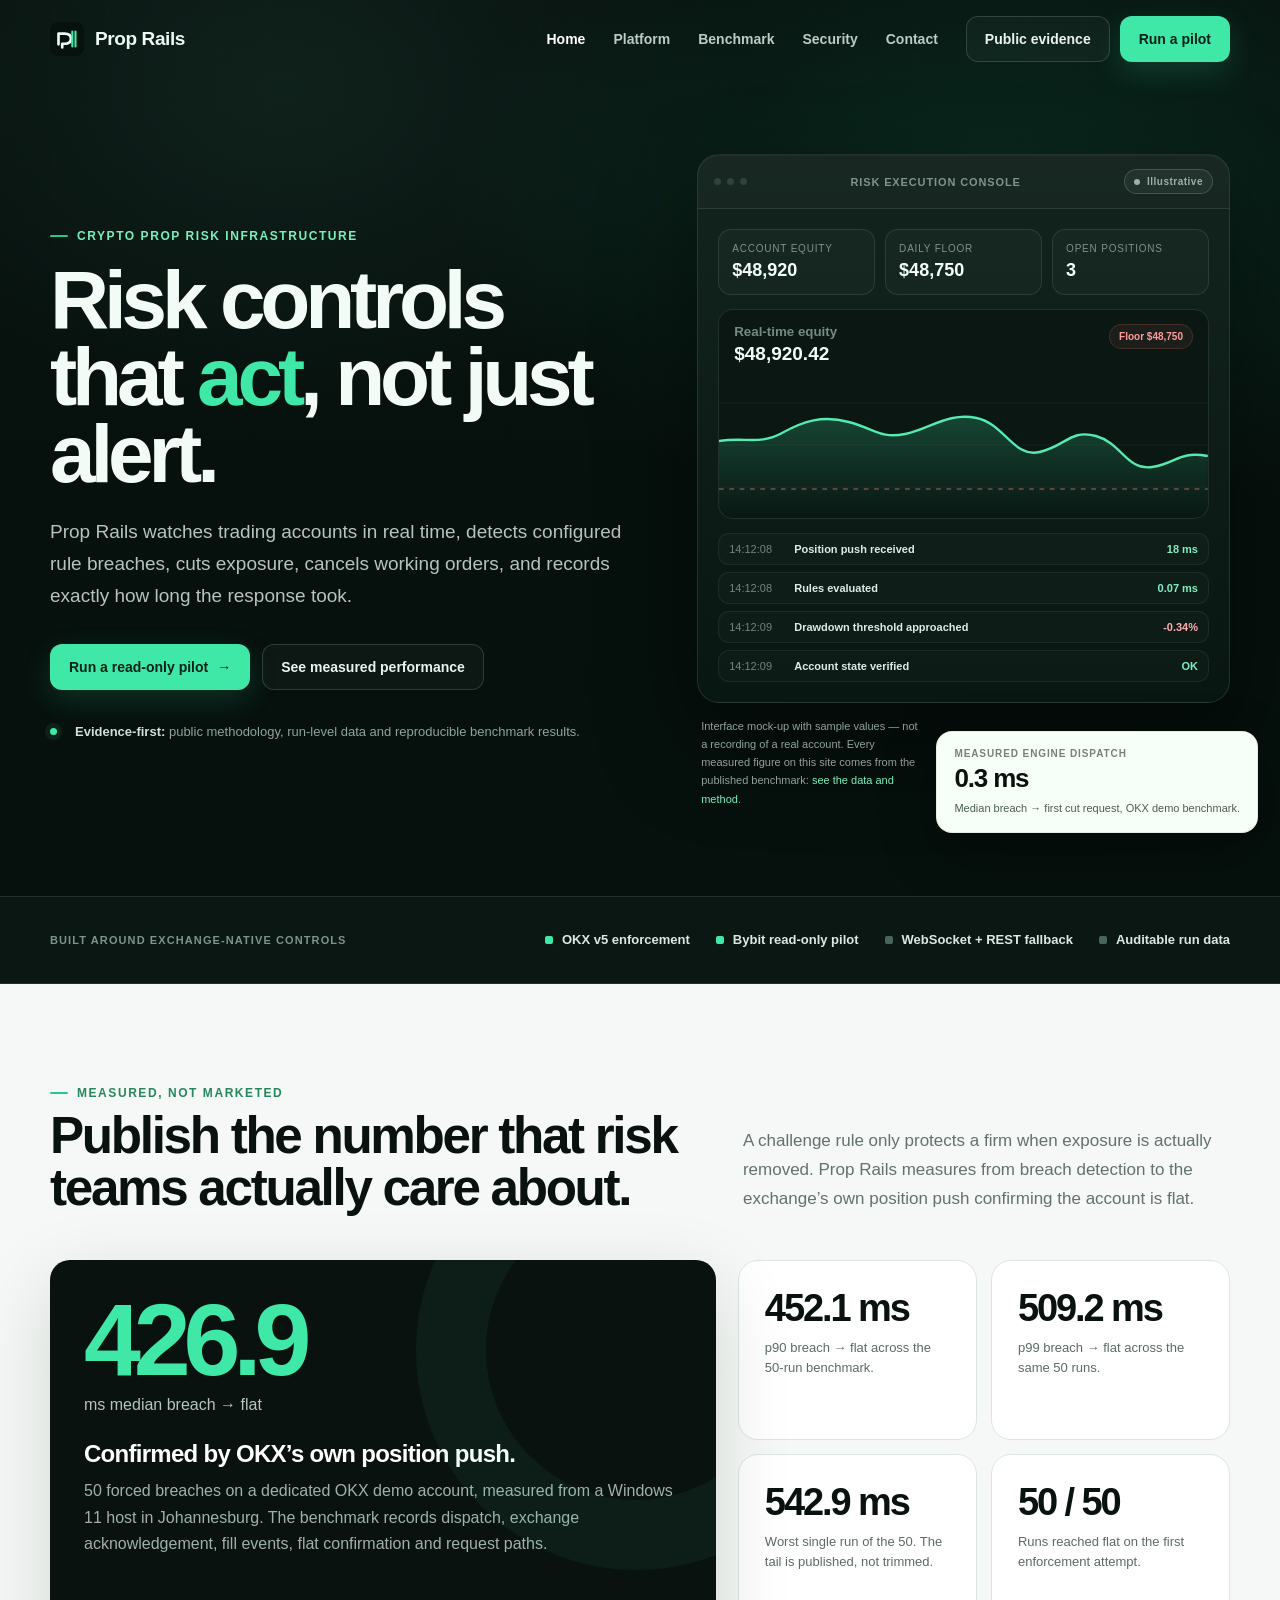
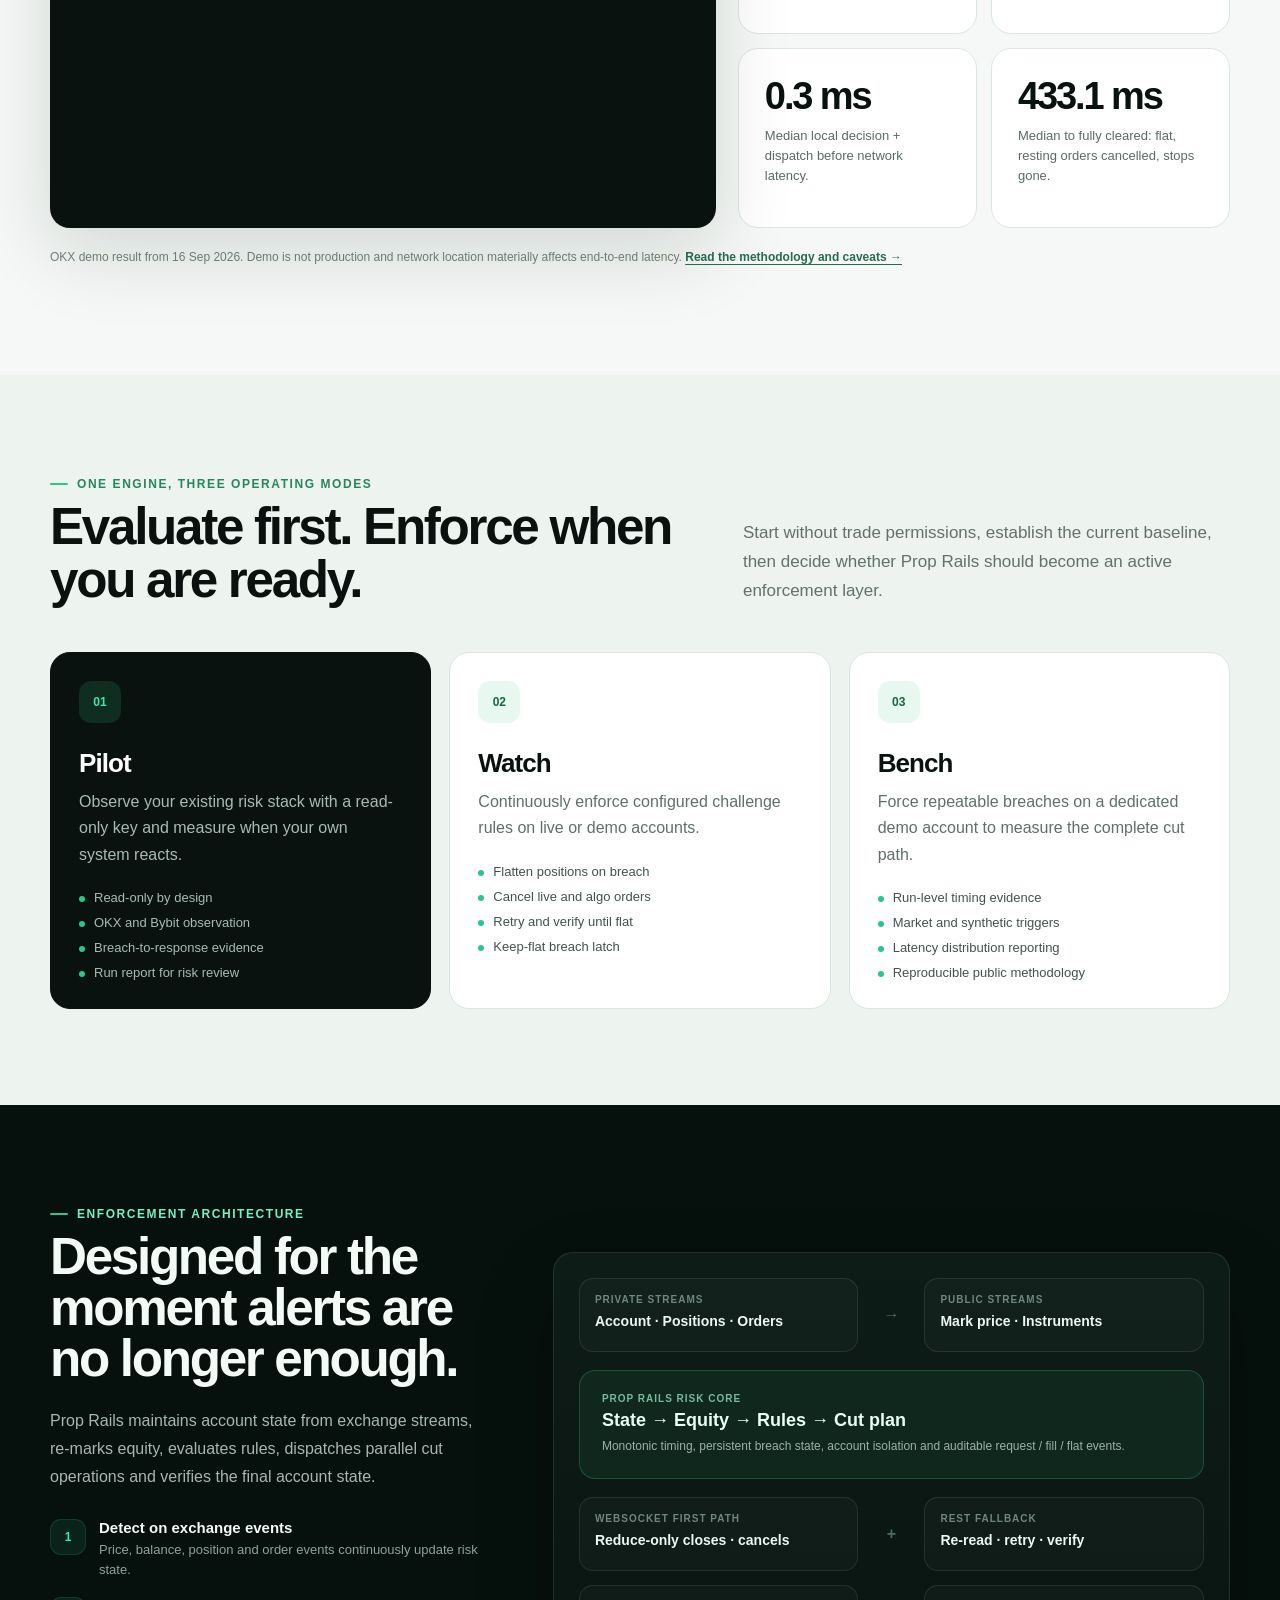
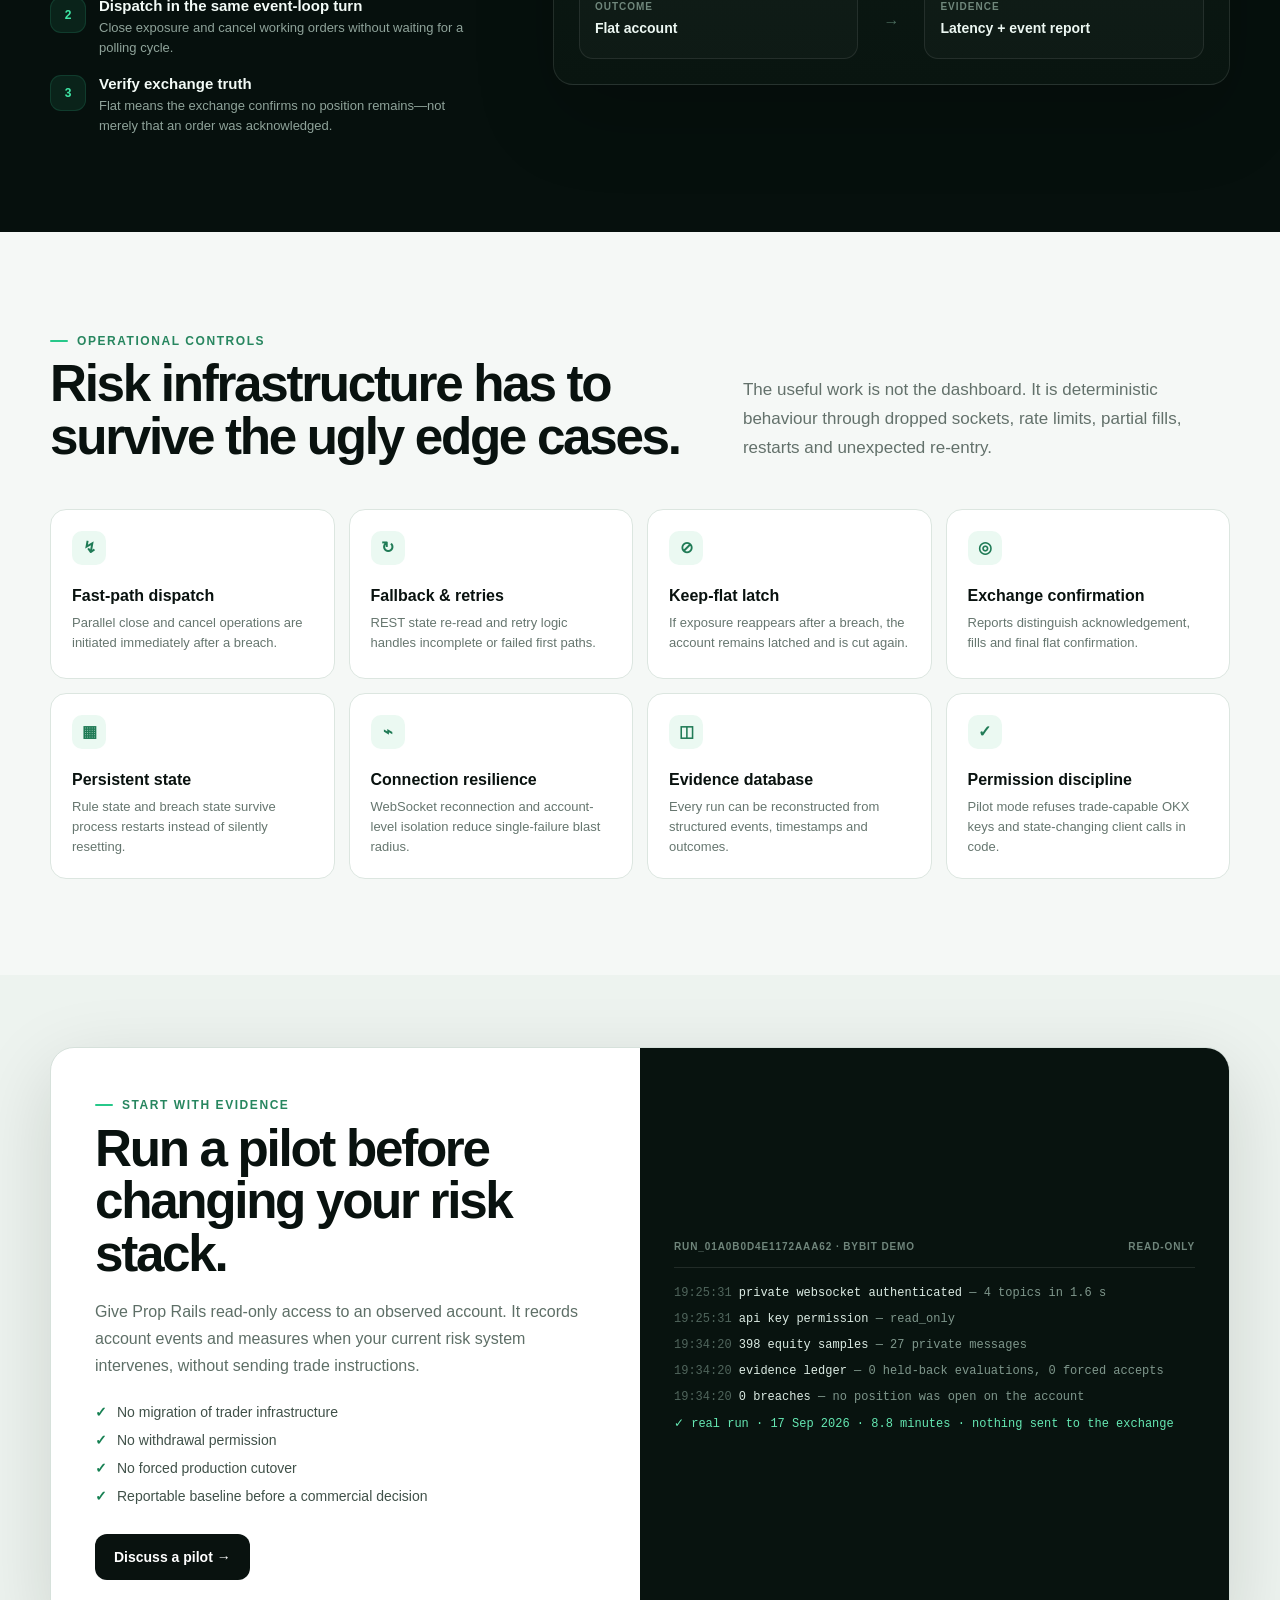
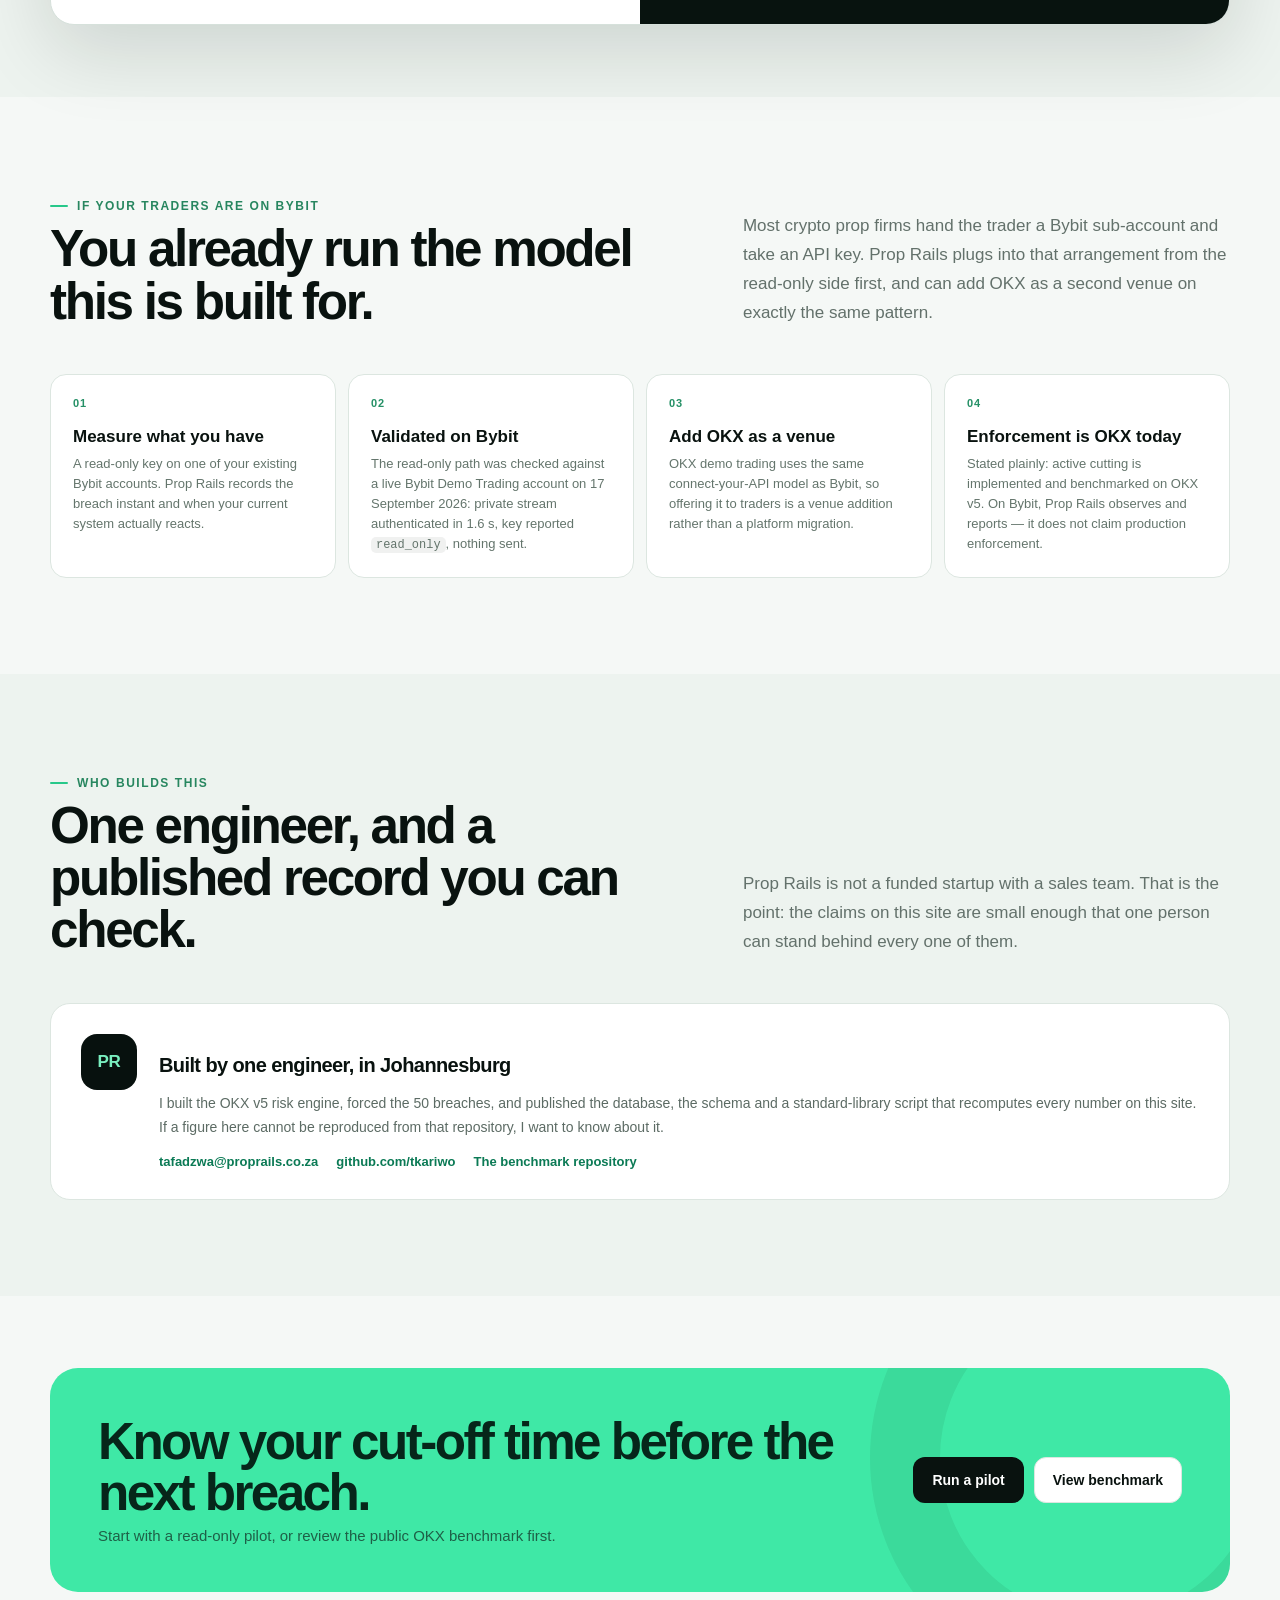
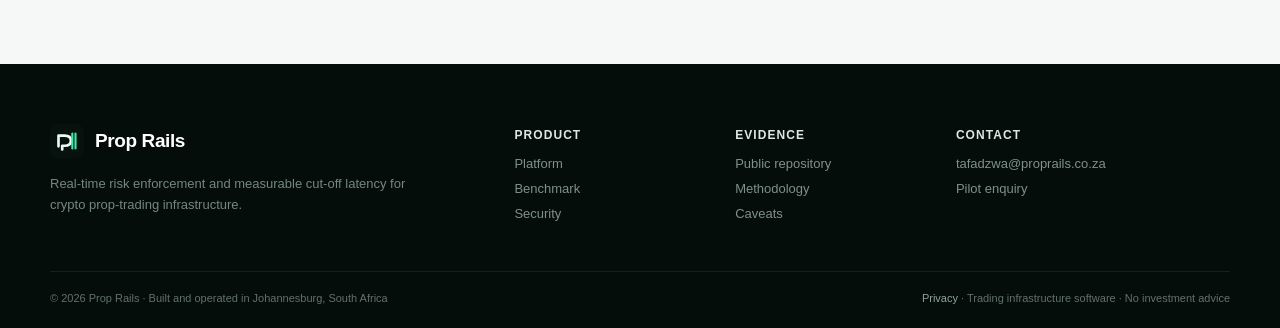
<file: index.html>
<!doctype html>
<html lang="en">
<head>
  <meta charset="utf-8">
  <meta name="viewport" content="width=device-width, initial-scale=1">
  <title>Prop Rails — Real-time risk infrastructure for crypto prop firms</title>
  <meta name="description" content="Prop Rails monitors crypto prop accounts in real time, enforces configured risk limits, and measures breach-to-flat latency with auditable evidence.">
  <meta name="theme-color" content="#06100d">
  <link rel="canonical" href="https://proprails.co.za/">
  <meta property="og:type" content="website">
  <meta property="og:site_name" content="Prop Rails">
  <meta property="og:url" content="https://proprails.co.za/">
  <meta property="og:title" content="Prop Rails — risk controls that act, not just alert">
  <meta property="og:description" content="An OKX v5 risk engine that cuts a breaching prop account and measures its own reaction: 426.9 ms median breach to flat over 50 forced breaches. Method and data published.">
  <meta property="og:image" content="https://proprails.co.za/assets/okx-benchmark.png">
  <meta property="og:image:width" content="1200">
  <meta property="og:image:height" content="675">
  <meta property="og:image:alt" content="Breach-to-flat latency across 50 forced breaches on an OKX demo account">
  <meta name="twitter:card" content="summary_large_image">
  <meta name="twitter:title" content="Prop Rails — risk controls that act, not just alert">
  <meta name="twitter:description" content="426.9 ms median breach to flat over 50 forced breaches on OKX. Method, data and a reproduction script are public.">
  <meta name="twitter:image" content="https://proprails.co.za/assets/okx-benchmark.png">
  <link rel="icon" href="assets/favicon.svg" type="image/svg+xml">
  <link rel="stylesheet" href="assets/styles.css">
</head>
<body>
<header class="site-header">
  <div class="container nav">
    <a class="brand" href="index.html"><img src="assets/logo.svg" alt=""><span>Prop Rails</span></a>
    <nav class="nav-links" aria-label="Primary">
      <a class="active" href="index.html">Home</a>
      <a href="platform.html">Platform</a>
      <a href="benchmark.html">Benchmark</a>
      <a href="security.html">Security</a>
      <a href="contact.html">Contact</a>
    </nav>
    <div class="nav-actions">
      <a class="btn btn-ghost" href="https://github.com/tkariwo/prop-rails-okx-benchmark" target="_blank" rel="noopener">Public evidence</a>
      <a class="btn btn-primary" href="contact.html">Run a pilot</a>
      <button class="menu-btn" aria-label="Open menu">☰</button>
    </div>
  </div>
</header>

<main>
  <section class="hero">
    <div class="container hero-grid">
      <div class="hero-copy reveal">
        <span class="eyebrow" style="color:#79efbf">Crypto prop risk infrastructure</span>
        <h1>Risk controls that <span class="accent">act</span>, not just alert.</h1>
        <p>Prop Rails watches trading accounts in real time, detects configured rule breaches, cuts exposure, cancels working orders, and records exactly how long the response took.</p>
        <div class="hero-actions">
          <a class="btn btn-primary" href="contact.html">Run a read-only pilot <span aria-hidden="true">→</span></a>
          <a class="btn btn-ghost" href="benchmark.html">See measured performance</a>
        </div>
        <div class="hero-note"><span class="dot"></span><span><strong>Evidence-first:</strong> public methodology, run-level data and reproducible benchmark results.</span></div>
      </div>

      <div class="hero-console reveal" aria-label="Illustrative Prop Rails risk console">
        <div class="console-shell">
          <div class="console-top">
            <div class="console-dots"><i></i><i></i><i></i></div>
            <div class="console-title">Risk execution console</div>
            <div class="live-pill mock">Illustrative</div>
          </div>
          <div class="console-body">
            <div class="console-grid">
              <div class="mini-stat"><span>Account equity</span><strong>$48,920</strong></div>
              <div class="mini-stat"><span>Daily floor</span><strong>$48,750</strong></div>
              <div class="mini-stat"><span>Open positions</span><strong>3</strong></div>
            </div>
            <div class="chart-card">
              <div class="chart-head">
                <div><small>Real-time equity</small><strong>$48,920.42</strong></div>
                <span class="rule-chip">Floor $48,750</span>
              </div>
              <div class="chart">
                <svg viewBox="0 0 520 145" preserveAspectRatio="none" aria-hidden="true">
                  <defs><linearGradient id="fill" x1="0" y1="0" x2="0" y2="1"><stop offset="0" stop-color="#3fe8a6" stop-opacity=".22"/><stop offset="1" stop-color="#3fe8a6" stop-opacity="0"/></linearGradient></defs>
                  <g stroke="rgba(255,255,255,.05)" stroke-width="1"><line x1="0" y1="30" x2="520" y2="30"/><line x1="0" y1="72" x2="520" y2="72"/><line x1="0" y1="114" x2="520" y2="114"/></g>
                  <line x1="0" y1="116" x2="520" y2="116" stroke="#ff7777" stroke-width="1.2" stroke-dasharray="5 6" opacity=".7"/>
                  <path d="M0 68 C28 64 44 72 67 60 S110 42 138 49 172 66 198 61 244 39 274 45 313 85 341 79 374 56 401 63 434 98 461 94 488 78 520 83 L520 145 L0 145Z" fill="url(#fill)"/>
                  <path d="M0 68 C28 64 44 72 67 60 S110 42 138 49 172 66 198 61 244 39 274 45 313 85 341 79 374 56 401 63 434 98 461 94 488 78 520 83" fill="none" stroke="#54ebb0" stroke-width="2.4"/>
                </svg>
              </div>
            </div>
            <div class="console-events">
              <div class="event"><time>14:12:08</time><strong>Position push received</strong><em>18 ms</em></div>
              <div class="event"><time>14:12:08</time><strong>Rules evaluated</strong><em>0.07 ms</em></div>
              <div class="event warn"><time>14:12:09</time><strong>Drawdown threshold approached</strong><em>-0.34%</em></div>
              <div class="event"><time>14:12:09</time><strong>Account state verified</strong><em>OK</em></div>
            </div>
          </div>
        </div>
        <p class="console-caption">Interface mock-up with sample values — not a recording of a real account. Every measured figure on this site comes from the published benchmark: <a href="benchmark.html">see the data and method</a>.</p>
        <div class="hero-float">
          <small>Measured engine dispatch</small>
          <strong>0.3 ms</strong>
          <span>Median breach → first cut request, OKX demo benchmark.</span>
        </div>
      </div>
    </div>
  </section>

  <div class="trust-strip">
    <div class="container trust-inner">
      <span>Built around exchange-native controls</span>
      <div class="trust-mark active"><i></i> OKX v5 enforcement</div>
      <div class="trust-mark active"><i></i> Bybit read-only pilot</div>
      <div class="trust-mark"><i></i> WebSocket + REST fallback</div>
      <div class="trust-mark"><i></i> Auditable run data</div>
    </div>
  </div>

  <section class="section">
    <div class="container">
      <div class="section-head reveal">
        <div><span class="eyebrow">Measured, not marketed</span><h2>Publish the number that risk teams actually care about.</h2></div>
        <p>A challenge rule only protects a firm when exposure is actually removed. Prop Rails measures from breach detection to the exchange’s own position push confirming the account is flat.</p>
      </div>
      <div class="proof-grid">
        <article class="proof-main reveal">
          <div class="proof-number">426.9</div>
          <div class="proof-unit">ms median breach → flat</div>
          <h3>Confirmed by OKX’s own position push.</h3>
          <p>50 forced breaches on a dedicated OKX demo account, measured from a Windows 11 host in Johannesburg. The benchmark records dispatch, exchange acknowledgement, fill events, flat confirmation and request paths.</p>
        </article>
        <div class="proof-side">
          <article class="proof-card reveal"><strong>452.1 ms</strong><span>p90 breach → flat across the 50-run benchmark.</span></article>
          <article class="proof-card reveal"><strong>509.2 ms</strong><span>p99 breach → flat across the same 50 runs.</span></article>
          <article class="proof-card reveal"><strong>542.9 ms</strong><span>Worst single run of the 50. The tail is published, not trimmed.</span></article>
          <article class="proof-card reveal"><strong>50 / 50</strong><span>Runs reached flat on the first enforcement attempt.</span></article>
          <article class="proof-card reveal"><strong>0.3 ms</strong><span>Median local decision + dispatch before network latency.</span></article>
          <article class="proof-card reveal"><strong>433.1 ms</strong><span>Median to fully cleared: flat, resting orders cancelled, stops gone.</span></article>
        </div>
      </div>
      <p class="proof-foot">OKX demo result from 16 Sep 2026. Demo is not production and network location materially affects end-to-end latency. <a href="benchmark.html">Read the methodology and caveats →</a></p>
    </div>
  </section>

  <section class="section soft">
    <div class="container">
      <div class="section-head reveal">
        <div><span class="eyebrow">One engine, three operating modes</span><h2>Evaluate first. Enforce when you are ready.</h2></div>
        <p>Start without trade permissions, establish the current baseline, then decide whether Prop Rails should become an active enforcement layer.</p>
      </div>
      <div class="mode-grid">
        <article class="mode-card featured reveal">
          <div class="num">01</div><h3>Pilot</h3><p>Observe your existing risk stack with a read-only key and measure when your own system reacts.</p>
          <ul><li>Read-only by design</li><li>OKX and Bybit observation</li><li>Breach-to-response evidence</li><li>Run report for risk review</li></ul>
        </article>
        <article class="mode-card reveal">
          <div class="num">02</div><h3>Watch</h3><p>Continuously enforce configured challenge rules on live or demo accounts.</p>
          <ul><li>Flatten positions on breach</li><li>Cancel live and algo orders</li><li>Retry and verify until flat</li><li>Keep-flat breach latch</li></ul>
        </article>
        <article class="mode-card reveal">
          <div class="num">03</div><h3>Bench</h3><p>Force repeatable breaches on a dedicated demo account to measure the complete cut path.</p>
          <ul><li>Run-level timing evidence</li><li>Market and synthetic triggers</li><li>Latency distribution reporting</li><li>Reproducible public methodology</li></ul>
        </article>
      </div>
    </div>
  </section>

  <section class="section dark">
    <div class="container architecture">
      <div class="architecture-copy reveal">
        <span class="eyebrow" style="color:#79efbf">Enforcement architecture</span>
        <h2>Designed for the moment alerts are no longer enough.</h2>
        <p>Prop Rails maintains account state from exchange streams, re-marks equity, evaluates rules, dispatches parallel cut operations and verifies the final account state.</p>
        <div class="architecture-list">
          <div class="architecture-item"><i>1</i><div><strong>Detect on exchange events</strong><span>Price, balance, position and order events continuously update risk state.</span></div></div>
          <div class="architecture-item"><i>2</i><div><strong>Dispatch in the same event-loop turn</strong><span>Close exposure and cancel working orders without waiting for a polling cycle.</span></div></div>
          <div class="architecture-item"><i>3</i><div><strong>Verify exchange truth</strong><span>Flat means the exchange confirms no position remains—not merely that an order was acknowledged.</span></div></div>
        </div>
      </div>
      <div class="arch-diagram reveal">
        <div class="arch-row"><div class="arch-box"><small>Private streams</small><strong>Account · Positions · Orders</strong></div><div class="arch-arrow">→</div><div class="arch-box"><small>Public streams</small><strong>Mark price · Instruments</strong></div></div>
        <div class="arch-core"><small>Prop Rails risk core</small><strong>State → Equity → Rules → Cut plan</strong><p>Monotonic timing, persistent breach state, account isolation and auditable request / fill / flat events.</p></div>
        <div class="arch-row"><div class="arch-box"><small>WebSocket first path</small><strong>Reduce-only closes · cancels</strong></div><div class="arch-arrow">+</div><div class="arch-box"><small>REST fallback</small><strong>Re-read · retry · verify</strong></div></div>
        <div class="arch-row" style="margin-bottom:0"><div class="arch-box"><small>Outcome</small><strong>Flat account</strong></div><div class="arch-arrow">→</div><div class="arch-box"><small>Evidence</small><strong>Latency + event report</strong></div></div>
      </div>
    </div>
  </section>

  <section class="section">
    <div class="container">
      <div class="section-head reveal">
        <div><span class="eyebrow">Operational controls</span><h2>Risk infrastructure has to survive the ugly edge cases.</h2></div>
        <p>The useful work is not the dashboard. It is deterministic behaviour through dropped sockets, rate limits, partial fills, restarts and unexpected re-entry.</p>
      </div>
      <div class="feature-grid">
        <article class="feature reveal"><i>↯</i><h4>Fast-path dispatch</h4><p>Parallel close and cancel operations are initiated immediately after a breach.</p></article>
        <article class="feature reveal"><i>↻</i><h4>Fallback & retries</h4><p>REST state re-read and retry logic handles incomplete or failed first paths.</p></article>
        <article class="feature reveal"><i>⊘</i><h4>Keep-flat latch</h4><p>If exposure reappears after a breach, the account remains latched and is cut again.</p></article>
        <article class="feature reveal"><i>◎</i><h4>Exchange confirmation</h4><p>Reports distinguish acknowledgement, fills and final flat confirmation.</p></article>
        <article class="feature reveal"><i>▦</i><h4>Persistent state</h4><p>Rule state and breach state survive process restarts instead of silently resetting.</p></article>
        <article class="feature reveal"><i>⌁</i><h4>Connection resilience</h4><p>WebSocket reconnection and account-level isolation reduce single-failure blast radius.</p></article>
        <article class="feature reveal"><i>◫</i><h4>Evidence database</h4><p>Every run can be reconstructed from structured events, timestamps and outcomes.</p></article>
        <article class="feature reveal"><i>✓</i><h4>Permission discipline</h4><p>Pilot mode refuses trade-capable OKX keys and state-changing client calls in code.</p></article>
      </div>
    </div>
  </section>

  <section class="section compact soft">
    <div class="container">
      <div class="pilot-panel reveal">
        <div class="pilot-copy">
          <span class="eyebrow">Start with evidence</span>
          <h2>Run a pilot before changing your risk stack.</h2>
          <p>Give Prop Rails read-only access to an observed account. It records account events and measures when your current risk system intervenes, without sending trade instructions.</p>
          <div class="pilot-list"><div>No migration of trader infrastructure</div><div>No withdrawal permission</div><div>No forced production cutover</div><div>Reportable baseline before a commercial decision</div></div>
          <a class="btn btn-dark" href="contact.html">Discuss a pilot →</a>
        </div>
        <div class="pilot-terminal">
          <div class="term-bar"><span>run_01a0b0d4e1172aaa62 · bybit demo</span><span class="ok">read-only</span></div>
          <div class="term-lines">
            <div><span class="dim">19:25:31</span> <b>private websocket authenticated</b> — 4 topics in 1.6 s</div>
            <div><span class="dim">19:25:31</span> <b>api key permission</b> — read_only</div>
            <div><span class="dim">19:34:20</span> <b>398 equity samples</b> — 27 private messages</div>
            <div><span class="dim">19:34:20</span> <b>evidence ledger</b> — 0 held-back evaluations, 0 forced accepts</div>
            <div><span class="dim">19:34:20</span> <b>0 breaches</b> — no position was open on the account</div>
            <div class="ok">✓ real run · 17 Sep 2026 · 8.8 minutes · nothing sent to the exchange</div>
          </div>
        </div>
      </div>
    </div>
  </section>

  <section class="section" id="bybit">
    <div class="container">
      <div class="section-head reveal">
        <div><span class="eyebrow">If your traders are on Bybit</span><h2>You already run the model this is built for.</h2></div>
        <p>Most crypto prop firms hand the trader a Bybit sub-account and take an API key. Prop Rails plugs into that arrangement from the read-only side first, and can add OKX as a second venue on exactly the same pattern.</p>
      </div>
      <div class="step-grid">
        <article class="step"><h3>Measure what you have</h3><p>A read-only key on one of your existing Bybit accounts. Prop Rails records the breach instant and when your current system actually reacts.</p></article>
        <article class="step"><h3>Validated on Bybit</h3><p>The read-only path was checked against a live Bybit Demo Trading account on 17 September 2026: private stream authenticated in 1.6 s, key reported <code>read_only</code>, nothing sent.</p></article>
        <article class="step"><h3>Add OKX as a venue</h3><p>OKX demo trading uses the same connect-your-API model as Bybit, so offering it to traders is a venue addition rather than a platform migration.</p></article>
        <article class="step"><h3>Enforcement is OKX today</h3><p>Stated plainly: active cutting is implemented and benchmarked on OKX v5. On Bybit, Prop Rails observes and reports — it does not claim production enforcement.</p></article>
      </div>
    </div>
  </section>

  <section class="section soft">
    <div class="container">
      <div class="section-head reveal">
        <div><span class="eyebrow">Who builds this</span><h2>One engineer, and a published record you can check.</h2></div>
        <p>Prop Rails is not a funded startup with a sales team. That is the point: the claims on this site are small enough that one person can stand behind every one of them.</p>
      </div>
      <div class="author-card reveal">
        <div class="author-mark">PR</div>
        <div>
          <h3>Built by one engineer, in Johannesburg</h3>
          <p>I built the OKX v5 risk engine, forced the 50 breaches, and published the database, the schema and a standard-library script that recomputes every number on this site. If a figure here cannot be reproduced from that repository, I want to know about it.</p>
          <div class="author-links">
            <a href="mailto:tafadzwa@proprails.co.za">tafadzwa@proprails.co.za</a>
            <a href="https://github.com/tkariwo" target="_blank" rel="noopener">github.com/tkariwo</a>
            <a href="https://github.com/tkariwo/prop-rails-okx-benchmark" target="_blank" rel="noopener">The benchmark repository</a>
          </div>
        </div>
      </div>
    </div>
  </section>

  <section class="section compact">
    <div class="container cta reveal">
      <div><h2>Know your cut-off time before the next breach.</h2><p>Start with a read-only pilot, or review the public OKX benchmark first.</p></div>
      <div class="actions"><a class="btn btn-dark" href="contact.html">Run a pilot</a><a class="btn btn-light" href="benchmark.html">View benchmark</a></div>
    </div>
  </section>
</main>

<footer class="footer">
  <div class="container footer-grid">
    <div><a class="brand" href="index.html"><img src="assets/logo.svg" alt=""><span>Prop Rails</span></a><p>Real-time risk enforcement and measurable cut-off latency for crypto prop-trading infrastructure.</p></div>
    <div><h4>Product</h4><div class="footer-links"><a href="platform.html">Platform</a><a href="benchmark.html">Benchmark</a><a href="security.html">Security</a></div></div>
    <div><h4>Evidence</h4><div class="footer-links"><a href="https://github.com/tkariwo/prop-rails-okx-benchmark" target="_blank" rel="noopener">Public repository</a><a href="benchmark.html#methodology">Methodology</a><a href="benchmark.html#caveats">Caveats</a></div></div>
    <div><h4>Contact</h4><div class="footer-links"><a href="mailto:tafadzwa@proprails.co.za">tafadzwa@proprails.co.za</a><a href="contact.html">Pilot enquiry</a></div></div>
  </div>
  <div class="container footer-bottom"><span>© 2026 Prop Rails · Built and operated in Johannesburg, South Africa</span><span><a href="privacy.html">Privacy</a> · Trading infrastructure software · No investment advice</span></div>
</footer>
<script src="assets/app.js"></script>
</body>
</html>
</file>
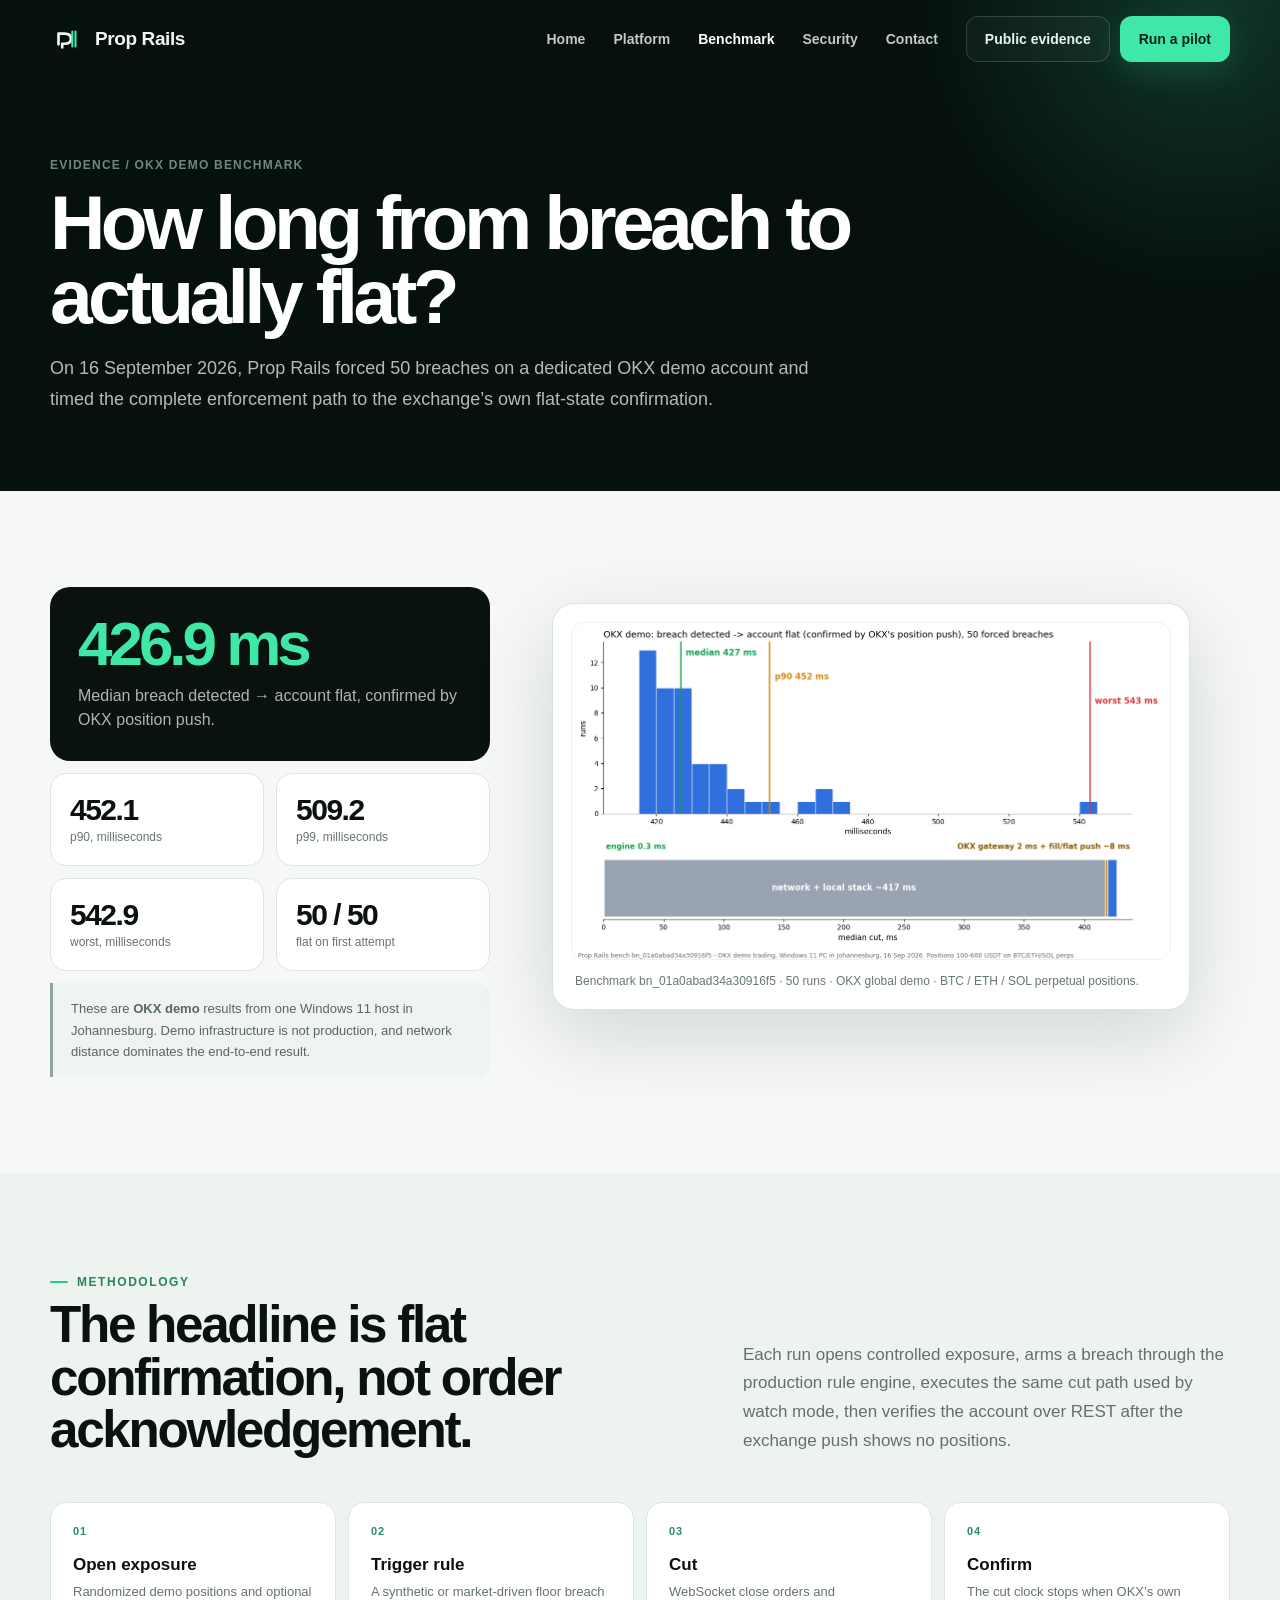
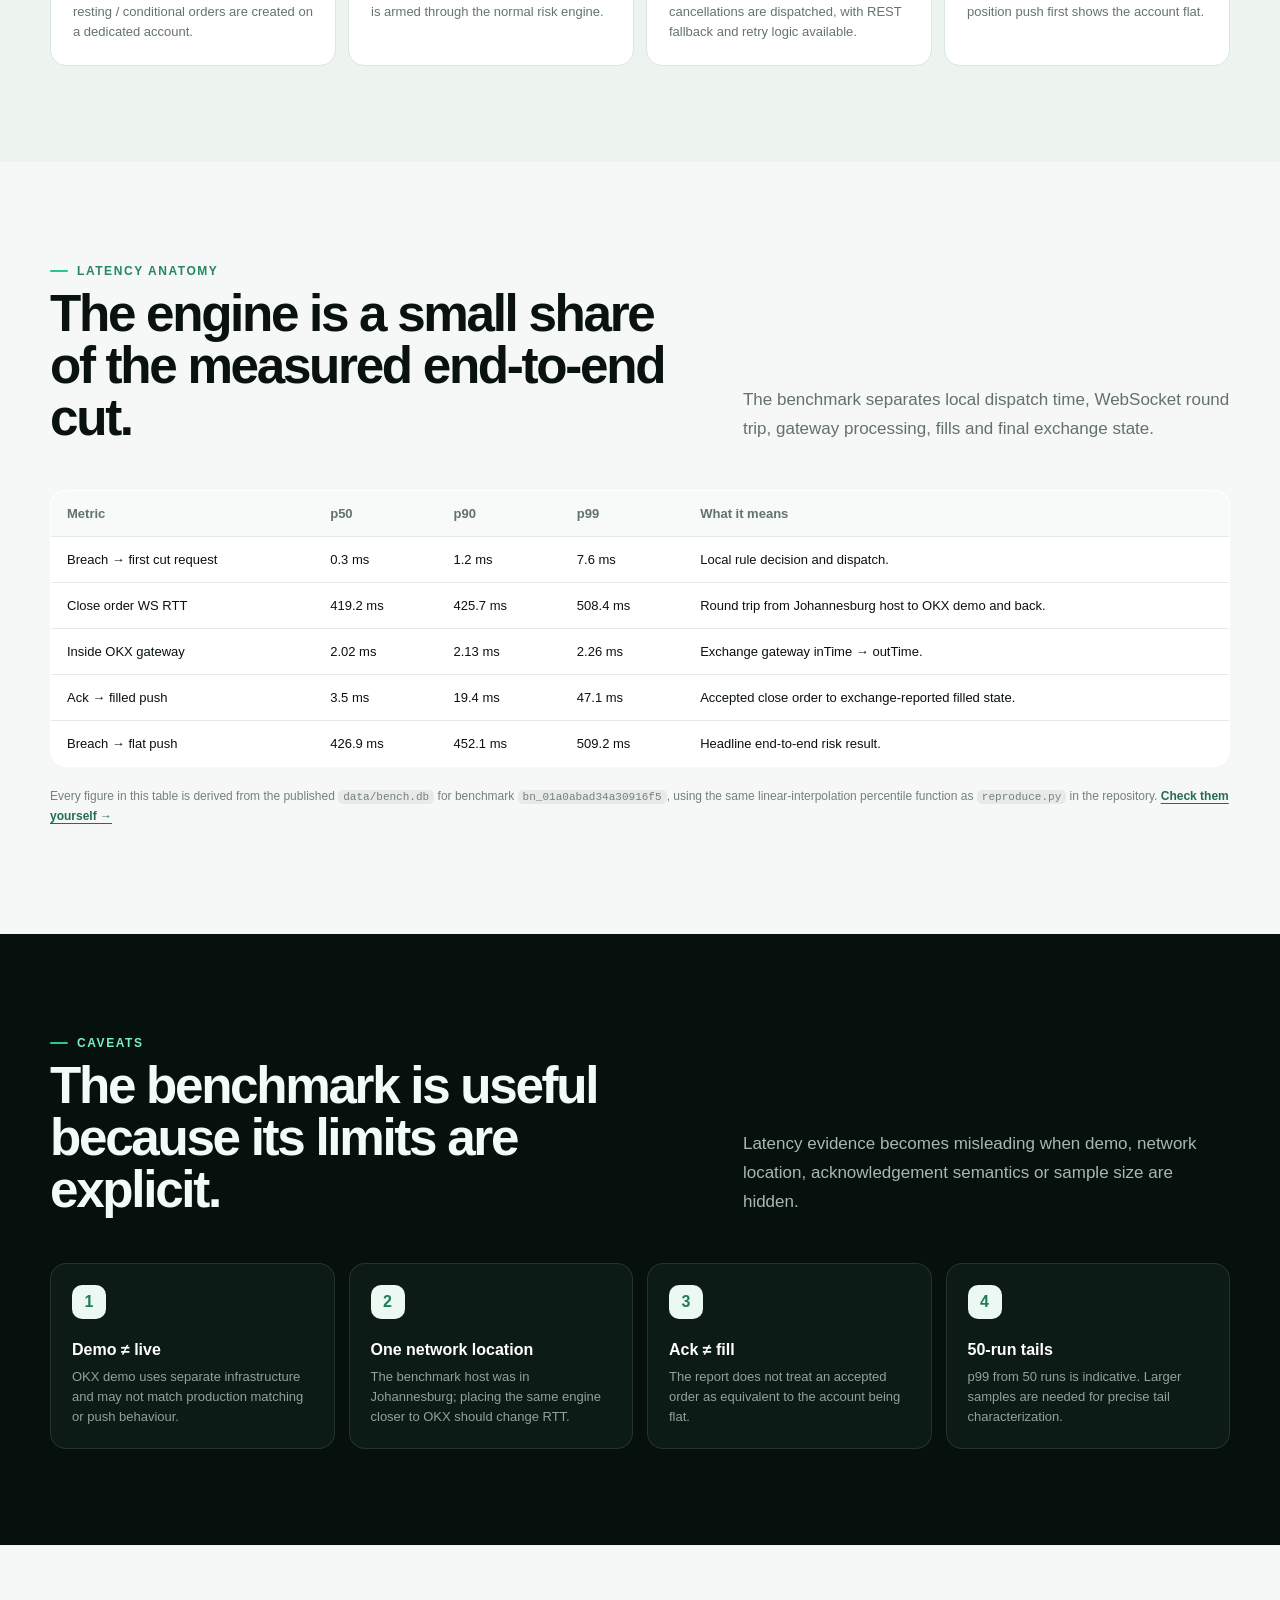
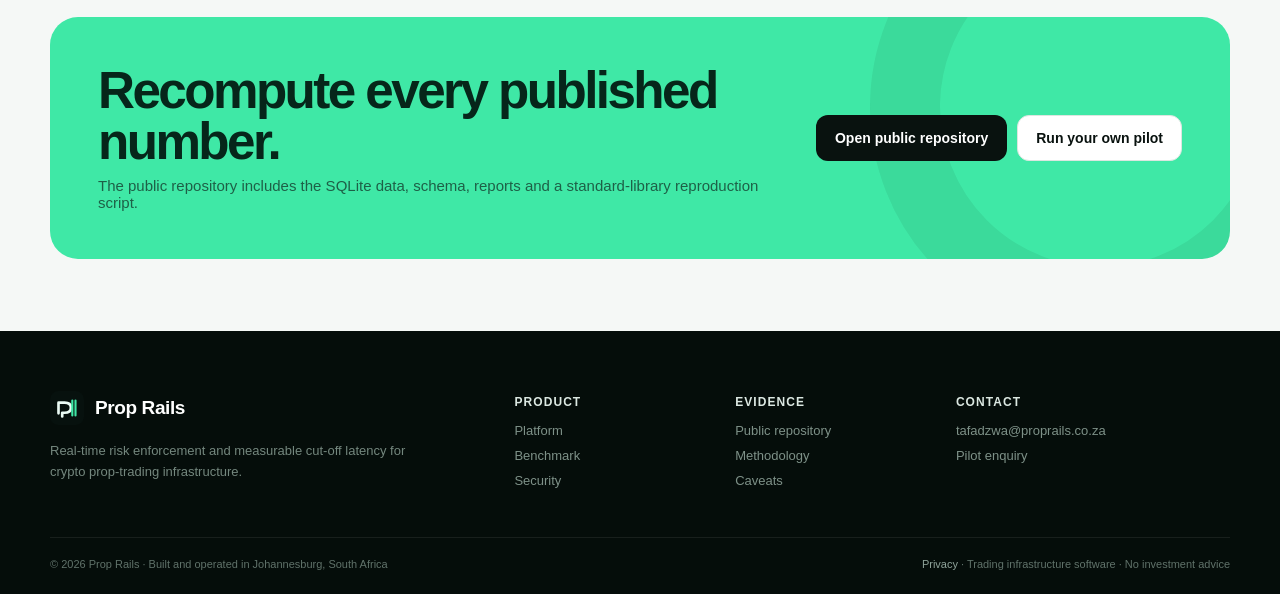
<file: benchmark.html>
<!doctype html>
<html lang="en"><head><meta charset="utf-8"><meta name="viewport" content="width=device-width,initial-scale=1"><title>OKX Benchmark — Prop Rails</title><meta name="description" content="Prop Rails OKX demo benchmark: 50 forced breaches, breach-to-flat latency distribution, methodology and caveats."><link rel="canonical" href="https://proprails.co.za/benchmark.html"><meta property="og:type" content="article"><meta property="og:site_name" content="Prop Rails"><meta property="og:url" content="https://proprails.co.za/benchmark.html"><meta property="og:title" content="How fast can a risk engine cut an OKX account? I measured it."><meta property="og:description" content="50 forced breaches on an OKX demo account: 426.9 ms median breach to flat, 542.9 ms worst. Full method, caveats and a reproducible dataset."><meta property="og:image" content="https://proprails.co.za/assets/okx-benchmark.png"><meta property="og:image:width" content="1200"><meta property="og:image:height" content="675"><meta property="og:image:alt" content="Breach-to-flat latency across 50 forced breaches on an OKX demo account"><meta name="twitter:card" content="summary_large_image"><meta name="twitter:title" content="How fast can a risk engine cut an OKX account? I measured it."><meta name="twitter:description" content="426.9 ms median, 542.9 ms worst, over 50 forced breaches on OKX demo. Method and data published."><meta name="twitter:image" content="https://proprails.co.za/assets/okx-benchmark.png"><link rel="icon" href="assets/favicon.svg" type="image/svg+xml"><link rel="stylesheet" href="assets/styles.css"></head>
<body>
<header class="site-header"><div class="container nav"><a class="brand" href="index.html"><img src="assets/logo.svg" alt=""><span>Prop Rails</span></a><nav class="nav-links"><a href="index.html">Home</a><a href="platform.html">Platform</a><a class="active" href="benchmark.html">Benchmark</a><a href="security.html">Security</a><a href="contact.html">Contact</a></nav><div class="nav-actions"><a class="btn btn-ghost" href="https://github.com/tkariwo/prop-rails-okx-benchmark" target="_blank" rel="noopener">Public evidence</a><a class="btn btn-primary" href="contact.html">Run a pilot</a><button class="menu-btn" aria-label="Open menu">☰</button></div></div></header>
<main>
<section class="page-hero"><div class="container"><div class="breadcrumb">Evidence / OKX demo benchmark</div><h1>How long from breach to actually flat?</h1><p>On 16 September 2026, Prop Rails forced 50 breaches on a dedicated OKX demo account and timed the complete enforcement path to the exchange’s own flat-state confirmation.</p></div></section>
<section class="section"><div class="container benchmark-wrap"><div class="metric-stack reveal"><div class="metric-lg"><strong>426.9 ms</strong><span>Median breach detected → account flat, confirmed by OKX position push.</span></div><div class="metric-sm-grid"><div class="metric-sm"><strong>452.1</strong><span>p90, milliseconds</span></div><div class="metric-sm"><strong>509.2</strong><span>p99, milliseconds</span></div><div class="metric-sm"><strong>542.9</strong><span>worst, milliseconds</span></div><div class="metric-sm"><strong>50 / 50</strong><span>flat on first attempt</span></div></div><div class="disclaimer">These are <strong>OKX demo</strong> results from one Windows 11 host in Johannesburg. Demo infrastructure is not production, and network distance dominates the end-to-end result.</div></div><figure class="figure-card reveal"><img src="assets/okx-benchmark.png" alt="Histogram and latency breakdown from the Prop Rails OKX demo benchmark"><p>Benchmark bn_01a0abad34a30916f5 · 50 runs · OKX global demo · BTC / ETH / SOL perpetual positions.</p></figure></div></section>
<section class="section soft" id="methodology"><div class="container"><div class="section-head reveal"><div><span class="eyebrow">Methodology</span><h2>The headline is flat confirmation, not order acknowledgement.</h2></div><p>Each run opens controlled exposure, arms a breach through the production rule engine, executes the same cut path used by watch mode, then verifies the account over REST after the exchange push shows no positions.</p></div><div class="step-grid"><article class="step"><h3>Open exposure</h3><p>Randomized demo positions and optional resting / conditional orders are created on a dedicated account.</p></article><article class="step"><h3>Trigger rule</h3><p>A synthetic or market-driven floor breach is armed through the normal risk engine.</p></article><article class="step"><h3>Cut</h3><p>WebSocket close orders and cancellations are dispatched, with REST fallback and retry logic available.</p></article><article class="step"><h3>Confirm</h3><p>The cut clock stops when OKX’s own position push first shows the account flat.</p></article></div></div></section>
<section class="section"><div class="container"><div class="section-head reveal"><div><span class="eyebrow">Latency anatomy</span><h2>The engine is a small share of the measured end-to-end cut.</h2></div><p>The benchmark separates local dispatch time, WebSocket round trip, gateway processing, fills and final exchange state.</p></div><table class="spec-table reveal"><thead><tr><th>Metric</th><th>p50</th><th>p90</th><th>p99</th><th>What it means</th></tr></thead><tbody><tr><td>Breach → first cut request</td><td>0.3 ms</td><td>1.2 ms</td><td>7.6 ms</td><td>Local rule decision and dispatch.</td></tr><tr><td>Close order WS RTT</td><td>419.2 ms</td><td>425.7 ms</td><td>508.4 ms</td><td>Round trip from Johannesburg host to OKX demo and back.</td></tr><tr><td>Inside OKX gateway</td><td>2.02 ms</td><td>2.13 ms</td><td>2.26 ms</td><td>Exchange gateway inTime → outTime.</td></tr><tr><td>Ack → filled push</td><td>3.5 ms</td><td>19.4 ms</td><td>47.1 ms</td><td>Accepted close order to exchange-reported filled state.</td></tr><tr><td>Breach → flat push</td><td>426.9 ms</td><td>452.1 ms</td><td>509.2 ms</td><td>Headline end-to-end risk result.</td></tr></tbody></table><p class="proof-foot">Every figure in this table is derived from the published <code>data/bench.db</code> for benchmark <code>bn_01a0abad34a30916f5</code>, using the same linear-interpolation percentile function as <code>reproduce.py</code> in the repository. <a href="https://github.com/tkariwo/prop-rails-okx-benchmark" target="_blank" rel="noopener">Check them yourself →</a></p></div></section>
<section class="section dark" id="caveats"><div class="container"><div class="section-head reveal"><div><span class="eyebrow" style="color:#79efbf">Caveats</span><h2>The benchmark is useful because its limits are explicit.</h2></div><p>Latency evidence becomes misleading when demo, network location, acknowledgement semantics or sample size are hidden.</p></div><div class="feature-grid"><article class="feature" style="background:#0d1b16;border-color:rgba(255,255,255,.1)"><i>1</i><h4 style="color:white">Demo ≠ live</h4><p style="color:#8fa39a">OKX demo uses separate infrastructure and may not match production matching or push behaviour.</p></article><article class="feature" style="background:#0d1b16;border-color:rgba(255,255,255,.1)"><i>2</i><h4 style="color:white">One network location</h4><p style="color:#8fa39a">The benchmark host was in Johannesburg; placing the same engine closer to OKX should change RTT.</p></article><article class="feature" style="background:#0d1b16;border-color:rgba(255,255,255,.1)"><i>3</i><h4 style="color:white">Ack ≠ fill</h4><p style="color:#8fa39a">The report does not treat an accepted order as equivalent to the account being flat.</p></article><article class="feature" style="background:#0d1b16;border-color:rgba(255,255,255,.1)"><i>4</i><h4 style="color:white">50-run tails</h4><p style="color:#8fa39a">p99 from 50 runs is indicative. Larger samples are needed for precise tail characterization.</p></article></div></div></section>
<section class="section compact"><div class="container cta reveal"><div><h2>Recompute every published number.</h2><p>The public repository includes the SQLite data, schema, reports and a standard-library reproduction script.</p></div><div class="actions"><a class="btn btn-dark" href="https://github.com/tkariwo/prop-rails-okx-benchmark" target="_blank" rel="noopener">Open public repository</a><a class="btn btn-light" href="contact.html">Run your own pilot</a></div></div></section>
</main>
<footer class="footer"><div class="container footer-grid"><div><a class="brand" href="index.html"><img src="assets/logo.svg" alt=""><span>Prop Rails</span></a><p>Real-time risk enforcement and measurable cut-off latency for crypto prop-trading infrastructure.</p></div><div><h4>Product</h4><div class="footer-links"><a href="platform.html">Platform</a><a href="benchmark.html">Benchmark</a><a href="security.html">Security</a></div></div><div><h4>Evidence</h4><div class="footer-links"><a href="https://github.com/tkariwo/prop-rails-okx-benchmark" target="_blank" rel="noopener">Public repository</a><a href="#methodology">Methodology</a><a href="#caveats">Caveats</a></div></div><div><h4>Contact</h4><div class="footer-links"><a href="mailto:tafadzwa@proprails.co.za">tafadzwa@proprails.co.za</a><a href="contact.html">Pilot enquiry</a></div></div></div><div class="container footer-bottom"><span>© 2026 Prop Rails · Built and operated in Johannesburg, South Africa</span><span><a href="privacy.html">Privacy</a> · Trading infrastructure software · No investment advice</span></div></footer><script src="assets/app.js"></script>
</body></html>
</file>
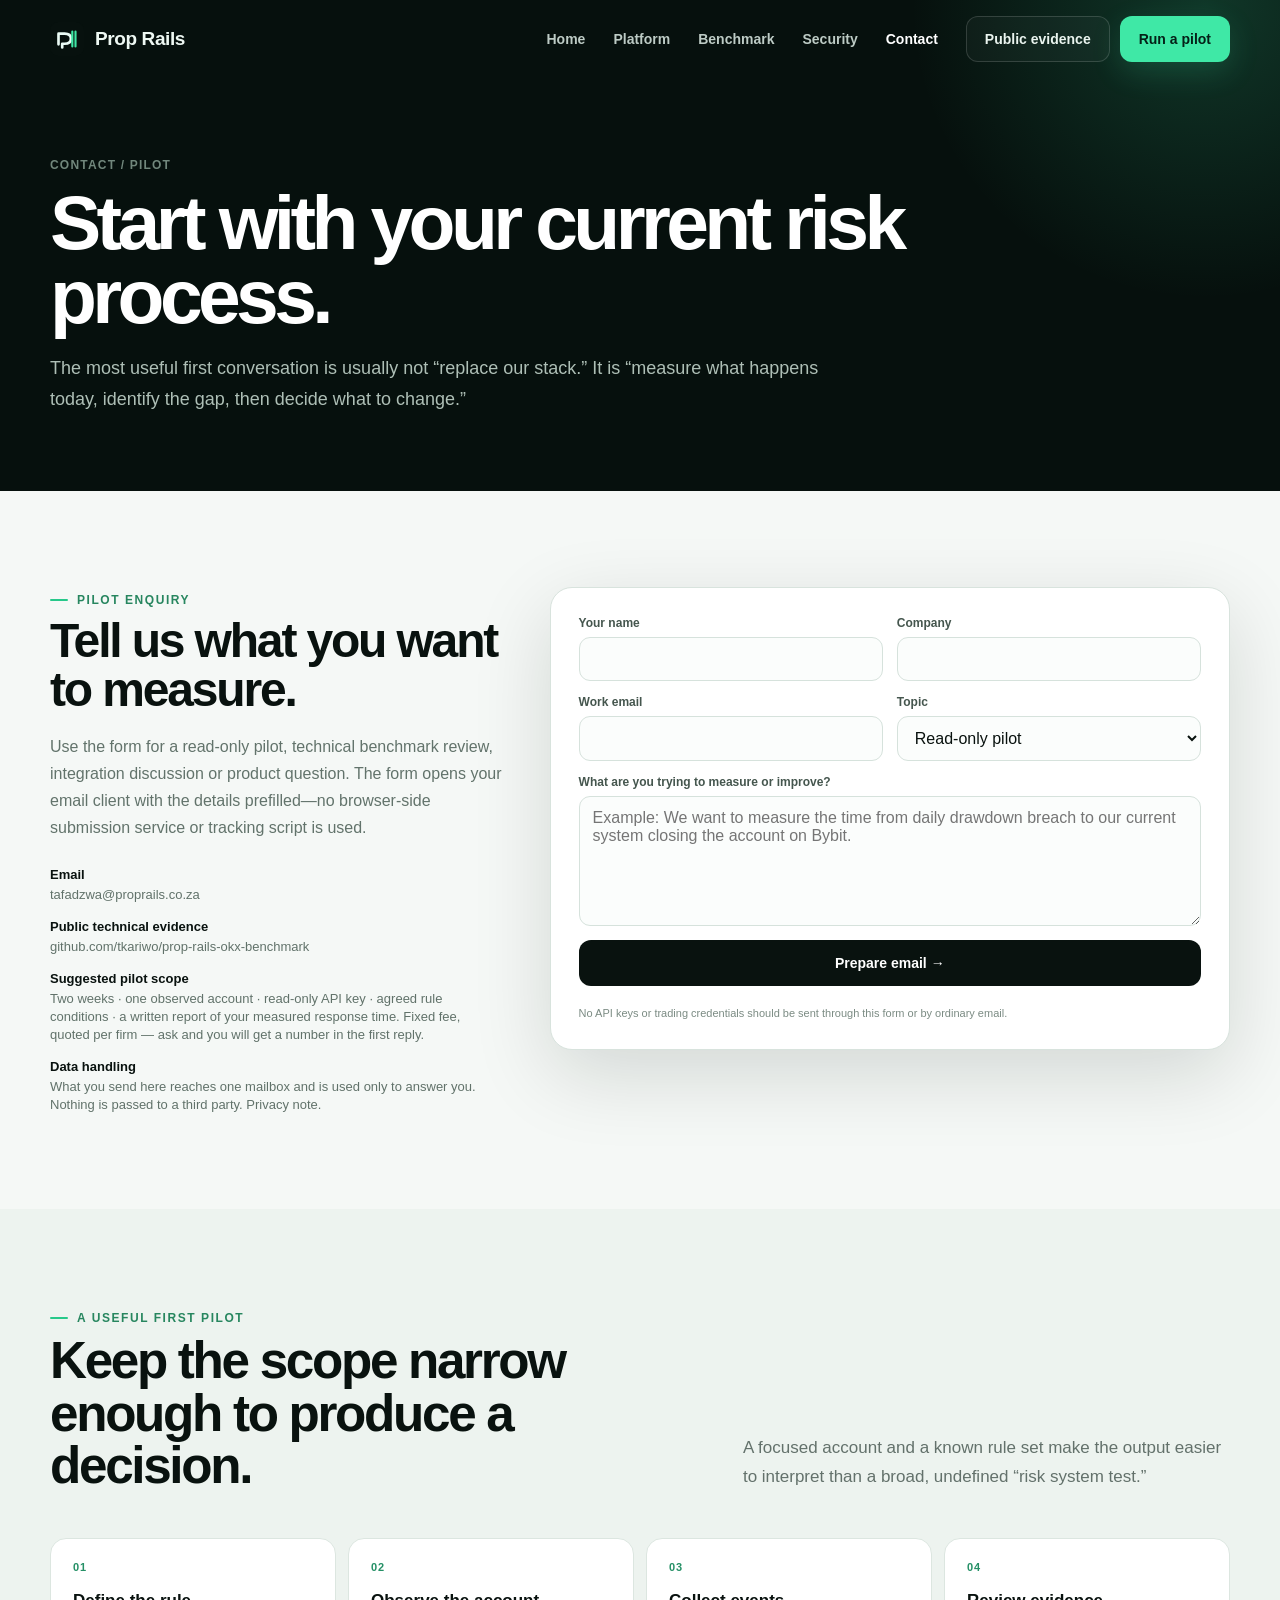
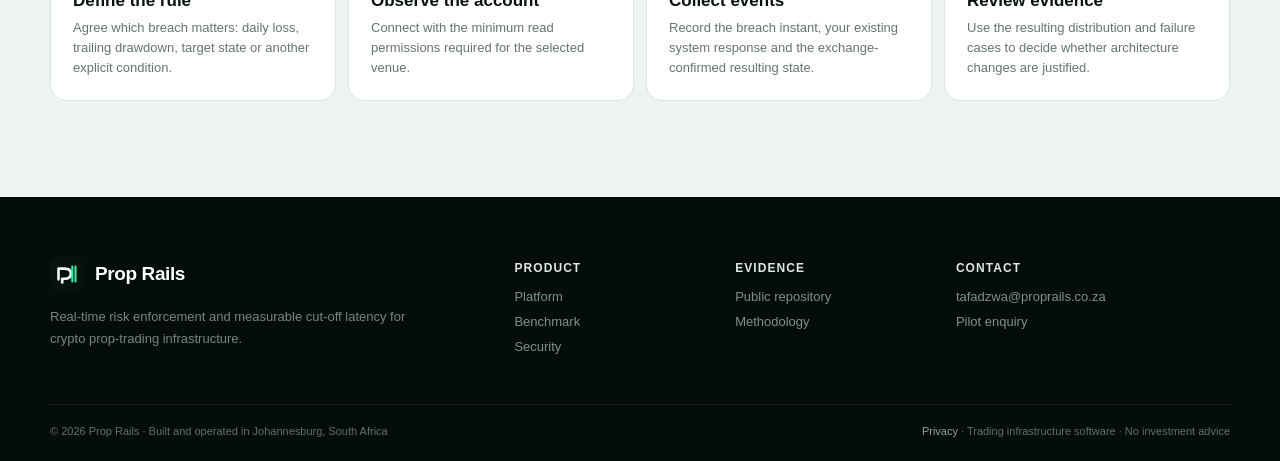
<file: contact.html>
<!doctype html><html lang="en"><head><meta charset="utf-8"><meta name="viewport" content="width=device-width,initial-scale=1"><title>Contact — Prop Rails</title><meta name="description" content="Discuss a read-only risk pilot, benchmark review or Prop Rails integration."><link rel="canonical" href="https://proprails.co.za/contact.html"><meta property="og:type" content="website"><meta property="og:site_name" content="Prop Rails"><meta property="og:url" content="https://proprails.co.za/contact.html"><meta property="og:title" content="Run a read-only Prop Rails pilot"><meta property="og:description" content="Two weeks, a read-only API key, nothing sent to the exchange — and a report of what your current risk system's cut-off time actually is."><meta property="og:image" content="https://proprails.co.za/assets/okx-benchmark.png"><meta property="og:image:width" content="1200"><meta property="og:image:height" content="675"><meta name="twitter:card" content="summary_large_image"><meta name="twitter:title" content="Run a read-only Prop Rails pilot"><meta name="twitter:description" content="Two weeks, read-only key, nothing sent. Find out what your current cut-off time actually is."><meta name="twitter:image" content="https://proprails.co.za/assets/okx-benchmark.png"><link rel="icon" href="assets/favicon.svg" type="image/svg+xml"><link rel="stylesheet" href="assets/styles.css"></head><body>
<header class="site-header"><div class="container nav"><a class="brand" href="index.html"><img src="assets/logo.svg" alt=""><span>Prop Rails</span></a><nav class="nav-links"><a href="index.html">Home</a><a href="platform.html">Platform</a><a href="benchmark.html">Benchmark</a><a href="security.html">Security</a><a class="active" href="contact.html">Contact</a></nav><div class="nav-actions"><a class="btn btn-ghost" href="https://github.com/tkariwo/prop-rails-okx-benchmark" target="_blank" rel="noopener">Public evidence</a><a class="btn btn-primary" href="contact.html">Run a pilot</a><button class="menu-btn" aria-label="Open menu">☰</button></div></div></header>
<main><section class="page-hero"><div class="container"><div class="breadcrumb">Contact / Pilot</div><h1>Start with your current risk process.</h1><p>The most useful first conversation is usually not “replace our stack.” It is “measure what happens today, identify the gap, then decide what to change.”</p></div></section>
<section class="section"><div class="container contact-grid"><div class="contact-copy reveal"><span class="eyebrow">Pilot enquiry</span><h2>Tell us what you want to measure.</h2><p>Use the form for a read-only pilot, technical benchmark review, integration discussion or product question. The form opens your email client with the details prefilled—no browser-side submission service or tracking script is used.</p><div class="contact-points"><div><strong>Email</strong><a href="mailto:tafadzwa@proprails.co.za">tafadzwa@proprails.co.za</a></div><div><strong>Public technical evidence</strong><a href="https://github.com/tkariwo/prop-rails-okx-benchmark" target="_blank" rel="noopener">github.com/tkariwo/prop-rails-okx-benchmark</a></div><div><strong>Suggested pilot scope</strong><span>Two weeks · one observed account · read-only API key · agreed rule conditions · a written report of your measured response time. Fixed fee, quoted per firm — ask and you will get a number in the first reply.</span></div><div><strong>Data handling</strong><span>What you send here reaches one mailbox and is used only to answer you. Nothing is passed to a third party. <a href="privacy.html">Privacy note</a>.</span></div></div></div>
<form class="form-card reveal" data-contact-form><div class="form-grid"><div class="field"><label for="name">Your name</label><input id="name" name="name" autocomplete="name" required></div><div class="field"><label for="company">Company</label><input id="company" name="company" autocomplete="organization"></div><div class="field"><label for="email">Work email</label><input id="email" name="email" type="email" autocomplete="email" required></div><div class="field"><label for="topic">Topic</label><select id="topic" name="topic"><option>Read-only pilot</option><option>Risk enforcement</option><option>Benchmark / methodology</option><option>Exchange integration</option><option>Other</option></select></div><div class="field full"><label for="message">What are you trying to measure or improve?</label><textarea id="message" name="message" required placeholder="Example: We want to measure the time from daily drawdown breach to our current system closing the account on Bybit."></textarea></div><div class="field full"><button class="btn btn-dark" type="submit">Prepare email →</button><div class="form-help">No API keys or trading credentials should be sent through this form or by ordinary email.</div><div class="form-status" role="status"></div><div class="mail-fallback" data-mail-fallback hidden><textarea data-mail-text readonly rows="8" aria-label="Your message, ready to copy"></textarea><div class="mail-fallback-actions"><button class="btn btn-dark" type="button" data-copy-mail>Copy message</button><a class="btn btn-ghost-dark" href="mailto:tafadzwa@proprails.co.za">tafadzwa@proprails.co.za</a></div></div></div></div></form></div></section>
<section class="section soft"><div class="container"><div class="section-head reveal"><div><span class="eyebrow">A useful first pilot</span><h2>Keep the scope narrow enough to produce a decision.</h2></div><p>A focused account and a known rule set make the output easier to interpret than a broad, undefined “risk system test.”</p></div><div class="step-grid"><article class="step"><h3>Define the rule</h3><p>Agree which breach matters: daily loss, trailing drawdown, target state or another explicit condition.</p></article><article class="step"><h3>Observe the account</h3><p>Connect with the minimum read permissions required for the selected venue.</p></article><article class="step"><h3>Collect events</h3><p>Record the breach instant, your existing system response and the exchange-confirmed resulting state.</p></article><article class="step"><h3>Review evidence</h3><p>Use the resulting distribution and failure cases to decide whether architecture changes are justified.</p></article></div></div></section></main>
<footer class="footer"><div class="container footer-grid"><div><a class="brand" href="index.html"><img src="assets/logo.svg" alt=""><span>Prop Rails</span></a><p>Real-time risk enforcement and measurable cut-off latency for crypto prop-trading infrastructure.</p></div><div><h4>Product</h4><div class="footer-links"><a href="platform.html">Platform</a><a href="benchmark.html">Benchmark</a><a href="security.html">Security</a></div></div><div><h4>Evidence</h4><div class="footer-links"><a href="https://github.com/tkariwo/prop-rails-okx-benchmark" target="_blank" rel="noopener">Public repository</a><a href="benchmark.html#methodology">Methodology</a></div></div><div><h4>Contact</h4><div class="footer-links"><a href="mailto:tafadzwa@proprails.co.za">tafadzwa@proprails.co.za</a><a href="contact.html">Pilot enquiry</a></div></div></div><div class="container footer-bottom"><span>© 2026 Prop Rails · Built and operated in Johannesburg, South Africa</span><span><a href="privacy.html">Privacy</a> · Trading infrastructure software · No investment advice</span></div></footer><script src="assets/app.js"></script></body></html>
</file>
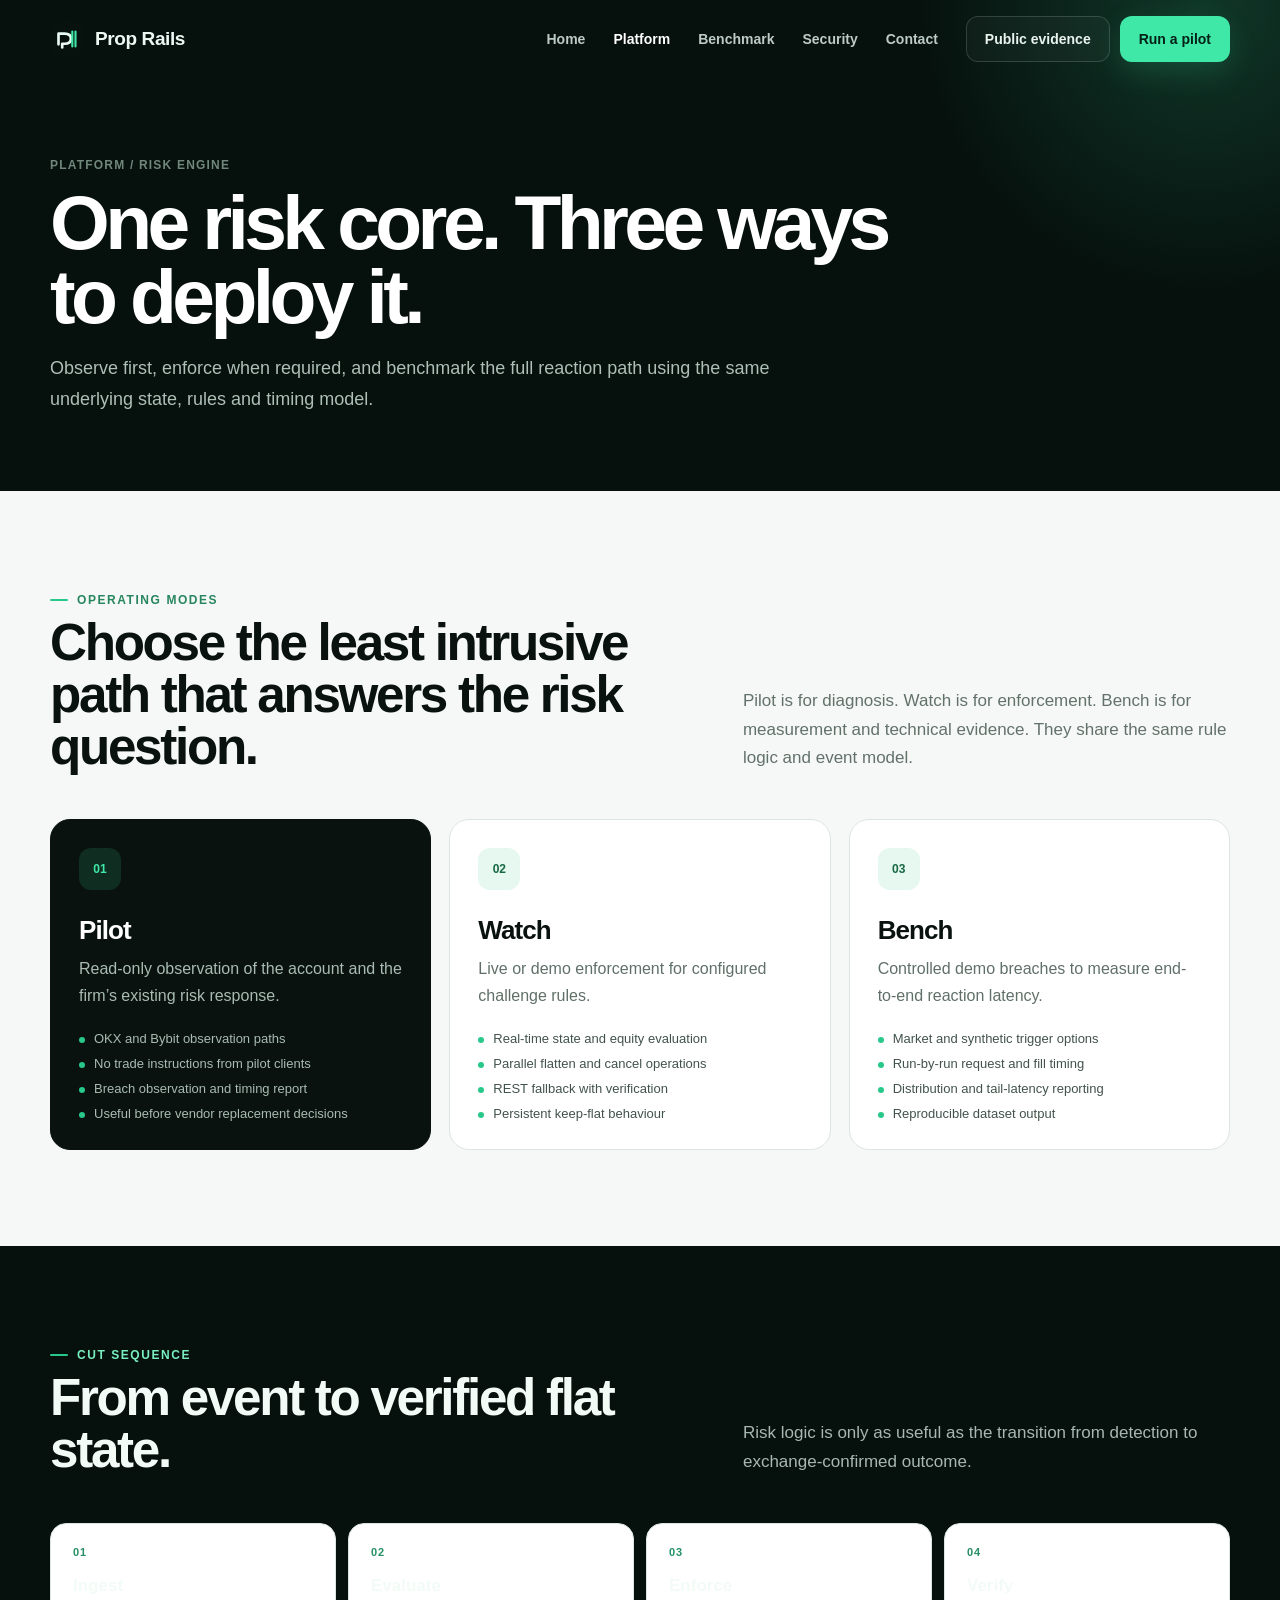
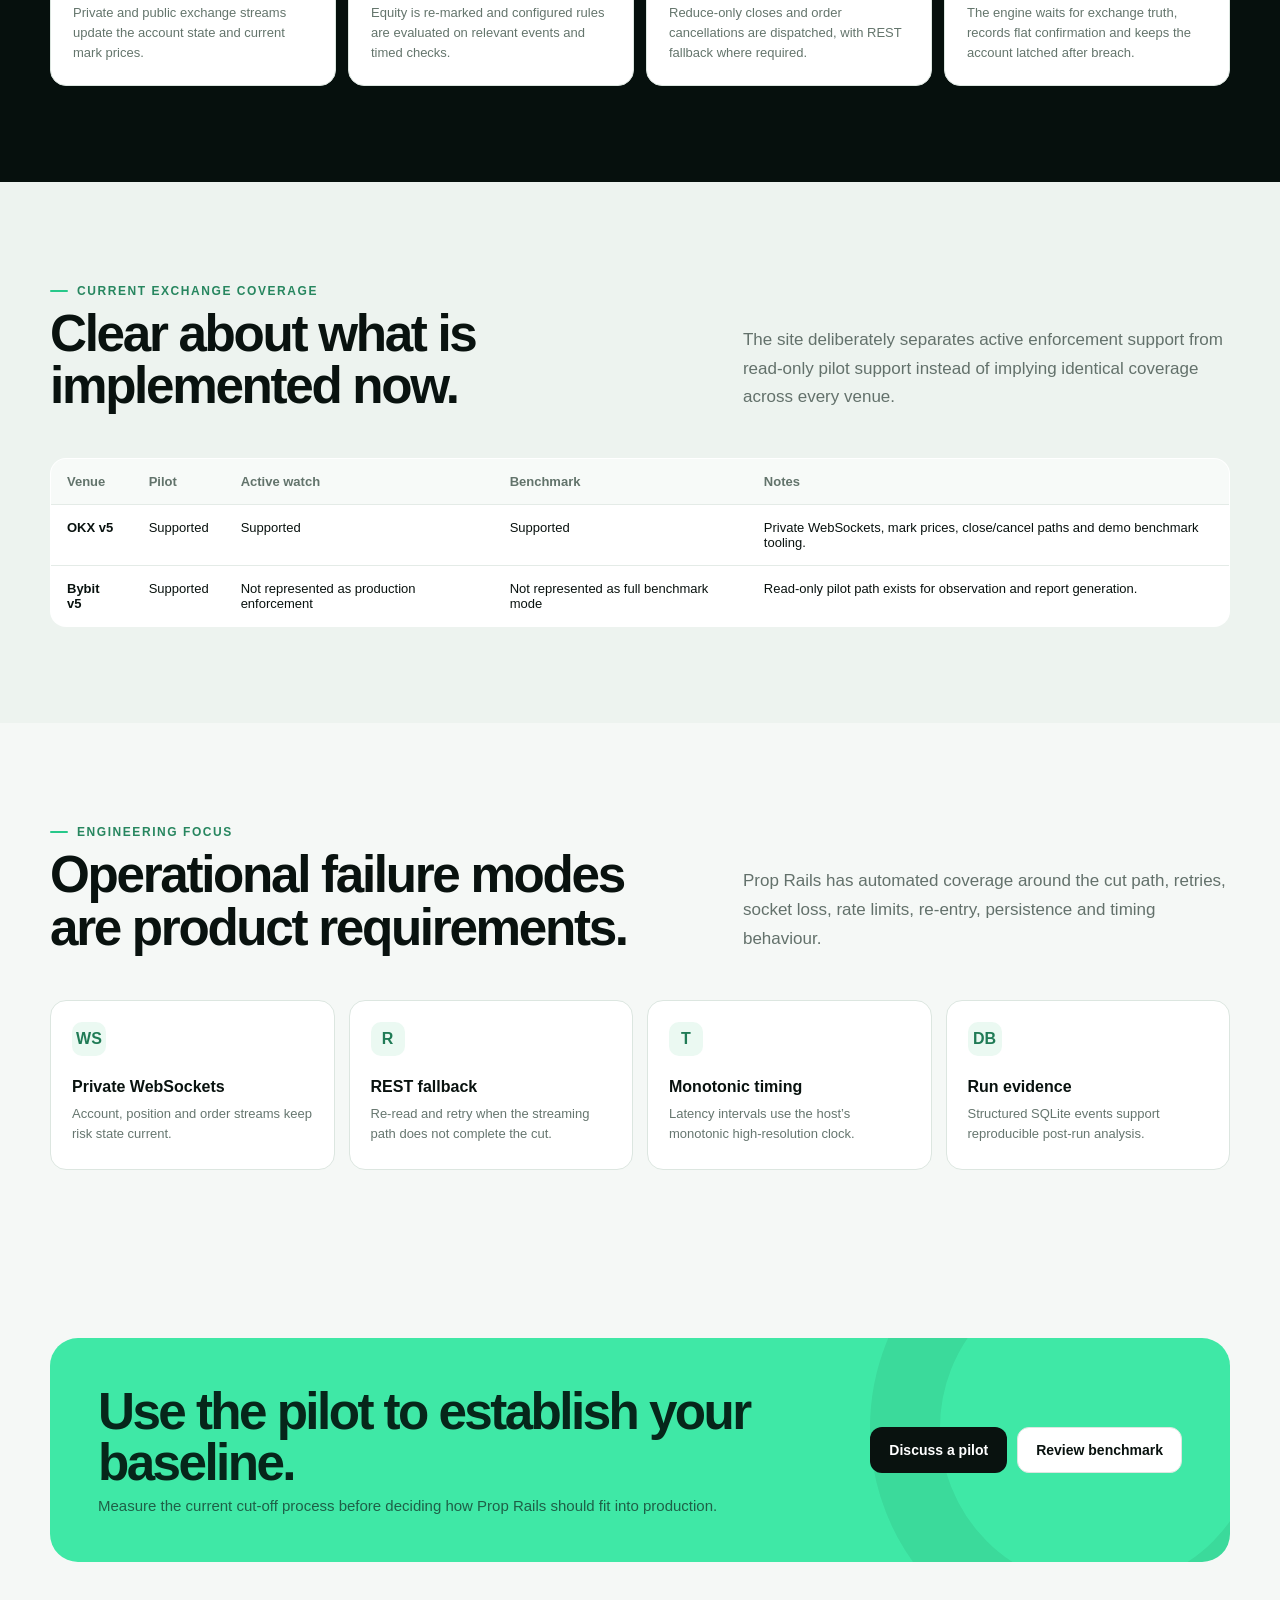
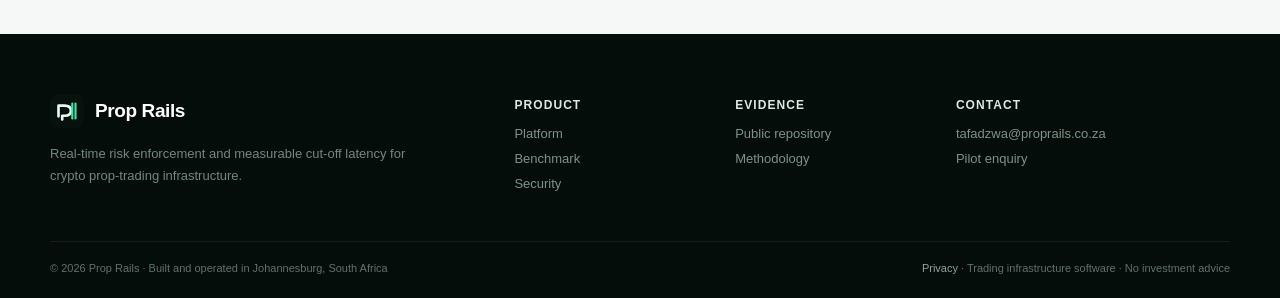
<file: platform.html>
<!doctype html>
<html lang="en">
<head>
  <meta charset="utf-8"><meta name="viewport" content="width=device-width,initial-scale=1">
  <title>Platform — Prop Rails</title>
  <meta name="description" content="Explore the Prop Rails pilot, watch and benchmark modes, enforcement architecture and operational controls.">
  <link rel="canonical" href="https://proprails.co.za/platform.html">
  <meta property="og:type" content="website"><meta property="og:site_name" content="Prop Rails"><meta property="og:url" content="https://proprails.co.za/platform.html">
  <meta property="og:title" content="Prop Rails platform — pilot, watch and bench"><meta property="og:description" content="One risk core, three modes: read-only pilot, active enforcement, and the forced-breach benchmark — with an explicit table of what each venue actually supports today.">
  <meta property="og:image" content="https://proprails.co.za/assets/okx-benchmark.png"><meta property="og:image:width" content="1200"><meta property="og:image:height" content="675">
  <meta name="twitter:card" content="summary_large_image"><meta name="twitter:title" content="Prop Rails platform — pilot, watch and bench"><meta name="twitter:description" content="Read-only pilot, active enforcement, forced-breach benchmark. Explicit about what each venue supports."><meta name="twitter:image" content="https://proprails.co.za/assets/okx-benchmark.png">
  <link rel="icon" href="assets/favicon.svg" type="image/svg+xml"><link rel="stylesheet" href="assets/styles.css">
</head>
<body>
<header class="site-header"><div class="container nav"><a class="brand" href="index.html"><img src="assets/logo.svg" alt=""><span>Prop Rails</span></a><nav class="nav-links"><a href="index.html">Home</a><a class="active" href="platform.html">Platform</a><a href="benchmark.html">Benchmark</a><a href="security.html">Security</a><a href="contact.html">Contact</a></nav><div class="nav-actions"><a class="btn btn-ghost" href="https://github.com/tkariwo/prop-rails-okx-benchmark" target="_blank" rel="noopener">Public evidence</a><a class="btn btn-primary" href="contact.html">Run a pilot</a><button class="menu-btn" aria-label="Open menu">☰</button></div></div></header>
<main>
  <section class="page-hero"><div class="container"><div class="breadcrumb">Platform / Risk engine</div><h1>One risk core. Three ways to deploy it.</h1><p>Observe first, enforce when required, and benchmark the full reaction path using the same underlying state, rules and timing model.</p></div></section>
  <section class="section"><div class="container">
    <div class="section-head reveal"><div><span class="eyebrow">Operating modes</span><h2>Choose the least intrusive path that answers the risk question.</h2></div><p>Pilot is for diagnosis. Watch is for enforcement. Bench is for measurement and technical evidence. They share the same rule logic and event model.</p></div>
    <div class="mode-grid"><article class="mode-card featured reveal"><div class="num">01</div><h3>Pilot</h3><p>Read-only observation of the account and the firm’s existing risk response.</p><ul><li>OKX and Bybit observation paths</li><li>No trade instructions from pilot clients</li><li>Breach observation and timing report</li><li>Useful before vendor replacement decisions</li></ul></article><article class="mode-card reveal"><div class="num">02</div><h3>Watch</h3><p>Live or demo enforcement for configured challenge rules.</p><ul><li>Real-time state and equity evaluation</li><li>Parallel flatten and cancel operations</li><li>REST fallback with verification</li><li>Persistent keep-flat behaviour</li></ul></article><article class="mode-card reveal"><div class="num">03</div><h3>Bench</h3><p>Controlled demo breaches to measure end-to-end reaction latency.</p><ul><li>Market and synthetic trigger options</li><li>Run-by-run request and fill timing</li><li>Distribution and tail-latency reporting</li><li>Reproducible dataset output</li></ul></article></div>
  </div></section>
  <section class="section dark"><div class="container"><div class="section-head reveal"><div><span class="eyebrow" style="color:#79efbf">Cut sequence</span><h2>From event to verified flat state.</h2></div><p>Risk logic is only as useful as the transition from detection to exchange-confirmed outcome.</p></div><div class="step-grid"><article class="step"><h3>Ingest</h3><p>Private and public exchange streams update the account state and current mark prices.</p></article><article class="step"><h3>Evaluate</h3><p>Equity is re-marked and configured rules are evaluated on relevant events and timed checks.</p></article><article class="step"><h3>Enforce</h3><p>Reduce-only closes and order cancellations are dispatched, with REST fallback where required.</p></article><article class="step"><h3>Verify</h3><p>The engine waits for exchange truth, records flat confirmation and keeps the account latched after breach.</p></article></div></div></section>
  <section class="section soft"><div class="container"><div class="section-head reveal"><div><span class="eyebrow">Current exchange coverage</span><h2>Clear about what is implemented now.</h2></div><p>The site deliberately separates active enforcement support from read-only pilot support instead of implying identical coverage across every venue.</p></div><table class="spec-table reveal"><thead><tr><th>Venue</th><th>Pilot</th><th>Active watch</th><th>Benchmark</th><th>Notes</th></tr></thead><tbody><tr><td><strong>OKX v5</strong></td><td>Supported</td><td>Supported</td><td>Supported</td><td>Private WebSockets, mark prices, close/cancel paths and demo benchmark tooling.</td></tr><tr><td><strong>Bybit v5</strong></td><td>Supported</td><td>Not represented as production enforcement</td><td>Not represented as full benchmark mode</td><td>Read-only pilot path exists for observation and report generation.</td></tr></tbody></table></div></section>
  <section class="section"><div class="container"><div class="section-head reveal"><div><span class="eyebrow">Engineering focus</span><h2>Operational failure modes are product requirements.</h2></div><p>Prop Rails has automated coverage around the cut path, retries, socket loss, rate limits, re-entry, persistence and timing behaviour.</p></div><div class="feature-grid"><article class="feature"><i>WS</i><h4>Private WebSockets</h4><p>Account, position and order streams keep risk state current.</p></article><article class="feature"><i>R</i><h4>REST fallback</h4><p>Re-read and retry when the streaming path does not complete the cut.</p></article><article class="feature"><i>T</i><h4>Monotonic timing</h4><p>Latency intervals use the host’s monotonic high-resolution clock.</p></article><article class="feature"><i>DB</i><h4>Run evidence</h4><p>Structured SQLite events support reproducible post-run analysis.</p></article></div></div></section>
  <section class="section compact"><div class="container cta reveal"><div><h2>Use the pilot to establish your baseline.</h2><p>Measure the current cut-off process before deciding how Prop Rails should fit into production.</p></div><div class="actions"><a class="btn btn-dark" href="contact.html">Discuss a pilot</a><a class="btn btn-light" href="benchmark.html">Review benchmark</a></div></div></section>
</main>
<footer class="footer"><div class="container footer-grid"><div><a class="brand" href="index.html"><img src="assets/logo.svg" alt=""><span>Prop Rails</span></a><p>Real-time risk enforcement and measurable cut-off latency for crypto prop-trading infrastructure.</p></div><div><h4>Product</h4><div class="footer-links"><a href="platform.html">Platform</a><a href="benchmark.html">Benchmark</a><a href="security.html">Security</a></div></div><div><h4>Evidence</h4><div class="footer-links"><a href="https://github.com/tkariwo/prop-rails-okx-benchmark" target="_blank" rel="noopener">Public repository</a><a href="benchmark.html#methodology">Methodology</a></div></div><div><h4>Contact</h4><div class="footer-links"><a href="mailto:tafadzwa@proprails.co.za">tafadzwa@proprails.co.za</a><a href="contact.html">Pilot enquiry</a></div></div></div><div class="container footer-bottom"><span>© 2026 Prop Rails · Built and operated in Johannesburg, South Africa</span><span><a href="privacy.html">Privacy</a> · Trading infrastructure software · No investment advice</span></div></footer><script src="assets/app.js"></script>
</body></html>
</file>
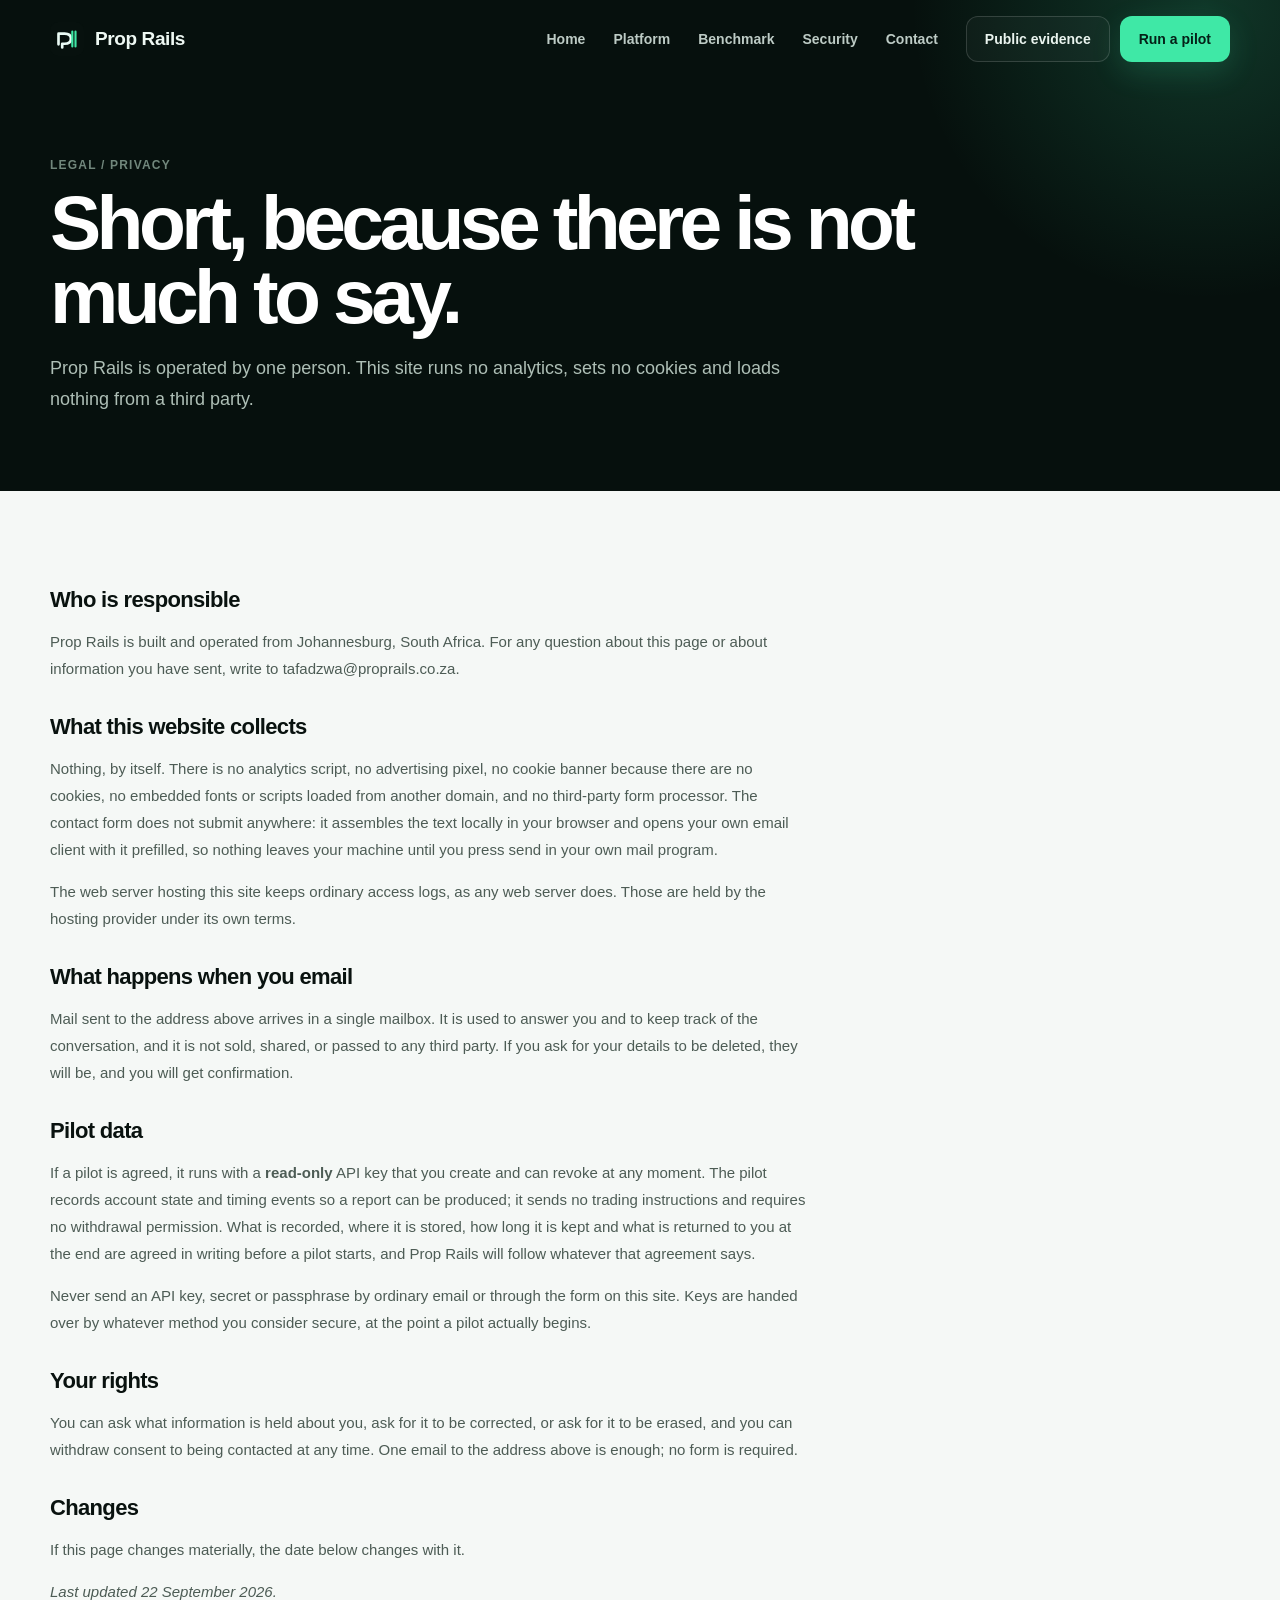
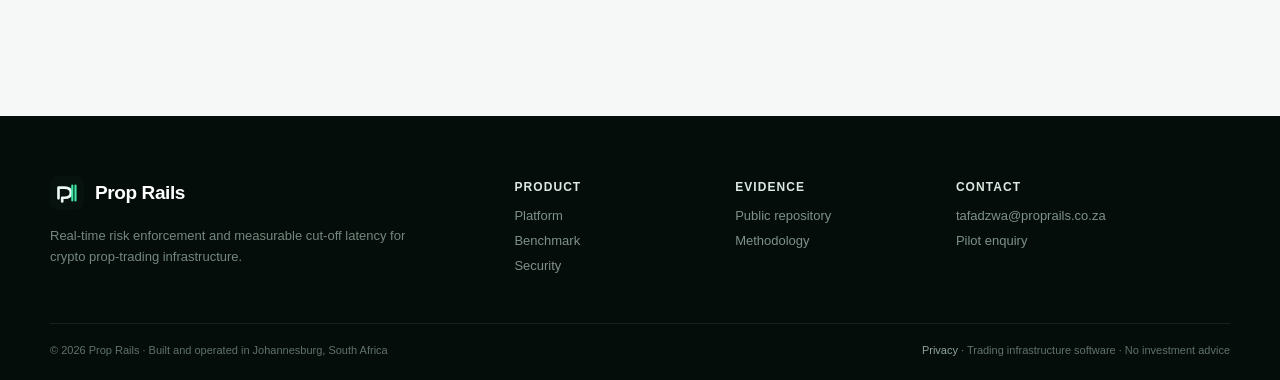
<file: privacy.html>
<!doctype html><html lang="en"><head><meta charset="utf-8"><meta name="viewport" content="width=device-width,initial-scale=1"><title>Privacy — Prop Rails</title><meta name="description" content="What Prop Rails does with the information you send: one mailbox, no trackers, no third-party form processor, no analytics."><link rel="canonical" href="https://proprails.co.za/privacy.html"><meta name="robots" content="index,follow"><link rel="icon" href="assets/favicon.svg" type="image/svg+xml"><link rel="stylesheet" href="assets/styles.css"></head><body>
<header class="site-header"><div class="container nav"><a class="brand" href="index.html"><img src="assets/logo.svg" alt=""><span>Prop Rails</span></a><nav class="nav-links"><a href="index.html">Home</a><a href="platform.html">Platform</a><a href="benchmark.html">Benchmark</a><a href="security.html">Security</a><a href="contact.html">Contact</a></nav><div class="nav-actions"><a class="btn btn-ghost" href="https://github.com/tkariwo/prop-rails-okx-benchmark" target="_blank" rel="noopener">Public evidence</a><a class="btn btn-primary" href="contact.html">Run a pilot</a><button class="menu-btn" aria-label="Open menu">☰</button></div></div></header>
<main><section class="page-hero"><div class="container"><div class="breadcrumb">Legal / Privacy</div><h1>Short, because there is not much to say.</h1><p>Prop Rails is operated by one person. This site runs no analytics, sets no cookies and loads nothing from a third party.</p></div></section>
<section class="section"><div class="container"><div class="legal-prose reveal">

<h2>Who is responsible</h2>
<p>Prop Rails is built and operated from Johannesburg, South Africa. For any question about this page or about information you have sent, write to <a href="mailto:tafadzwa@proprails.co.za">tafadzwa@proprails.co.za</a>.</p>

<h2>What this website collects</h2>
<p>Nothing, by itself. There is no analytics script, no advertising pixel, no cookie banner because there are no cookies, no embedded fonts or scripts loaded from another domain, and no third-party form processor. The contact form does not submit anywhere: it assembles the text locally in your browser and opens your own email client with it prefilled, so nothing leaves your machine until you press send in your own mail program.</p>
<p>The web server hosting this site keeps ordinary access logs, as any web server does. Those are held by the hosting provider under its own terms.</p>

<h2>What happens when you email</h2>
<p>Mail sent to the address above arrives in a single mailbox. It is used to answer you and to keep track of the conversation, and it is not sold, shared, or passed to any third party. If you ask for your details to be deleted, they will be, and you will get confirmation.</p>

<h2>Pilot data</h2>
<p>If a pilot is agreed, it runs with a <strong>read-only</strong> API key that you create and can revoke at any moment. The pilot records account state and timing events so a report can be produced; it sends no trading instructions and requires no withdrawal permission. What is recorded, where it is stored, how long it is kept and what is returned to you at the end are agreed in writing before a pilot starts, and Prop Rails will follow whatever that agreement says.</p>
<p>Never send an API key, secret or passphrase by ordinary email or through the form on this site. Keys are handed over by whatever method you consider secure, at the point a pilot actually begins.</p>

<h2>Your rights</h2>
<p>You can ask what information is held about you, ask for it to be corrected, or ask for it to be erased, and you can withdraw consent to being contacted at any time. One email to the address above is enough; no form is required.</p>

<h2>Changes</h2>
<p>If this page changes materially, the date below changes with it.</p>
<p><em>Last updated 22 September 2026.</em></p>

</div></div></section></main>
<footer class="footer"><div class="container footer-grid"><div><a class="brand" href="index.html"><img src="assets/logo.svg" alt=""><span>Prop Rails</span></a><p>Real-time risk enforcement and measurable cut-off latency for crypto prop-trading infrastructure.</p></div><div><h4>Product</h4><div class="footer-links"><a href="platform.html">Platform</a><a href="benchmark.html">Benchmark</a><a href="security.html">Security</a></div></div><div><h4>Evidence</h4><div class="footer-links"><a href="https://github.com/tkariwo/prop-rails-okx-benchmark" target="_blank" rel="noopener">Public repository</a><a href="benchmark.html#methodology">Methodology</a></div></div><div><h4>Contact</h4><div class="footer-links"><a href="mailto:tafadzwa@proprails.co.za">tafadzwa@proprails.co.za</a><a href="contact.html">Pilot enquiry</a></div></div></div><div class="container footer-bottom"><span>© 2026 Prop Rails · Built and operated in Johannesburg, South Africa</span><span><a href="privacy.html">Privacy</a> · Trading infrastructure software · No investment advice</span></div></footer><script src="assets/app.js"></script></body></html>
</file>
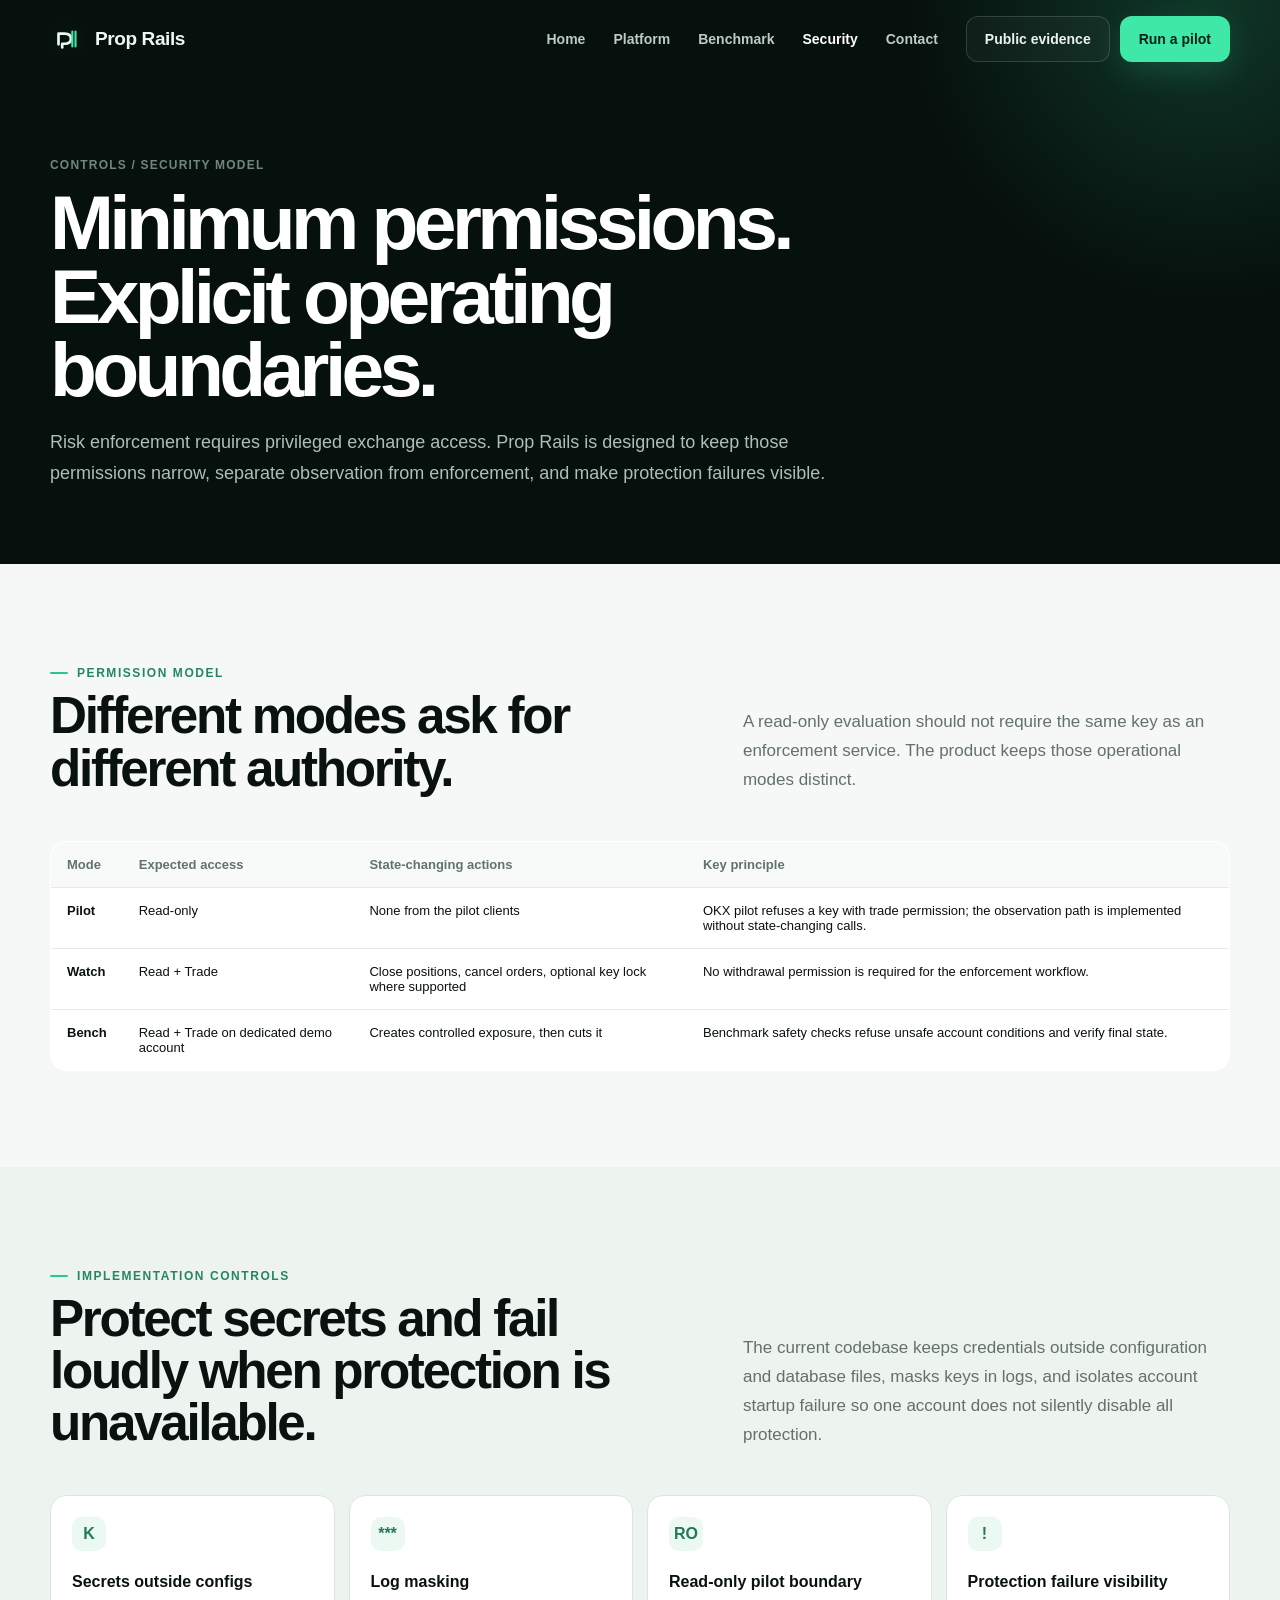
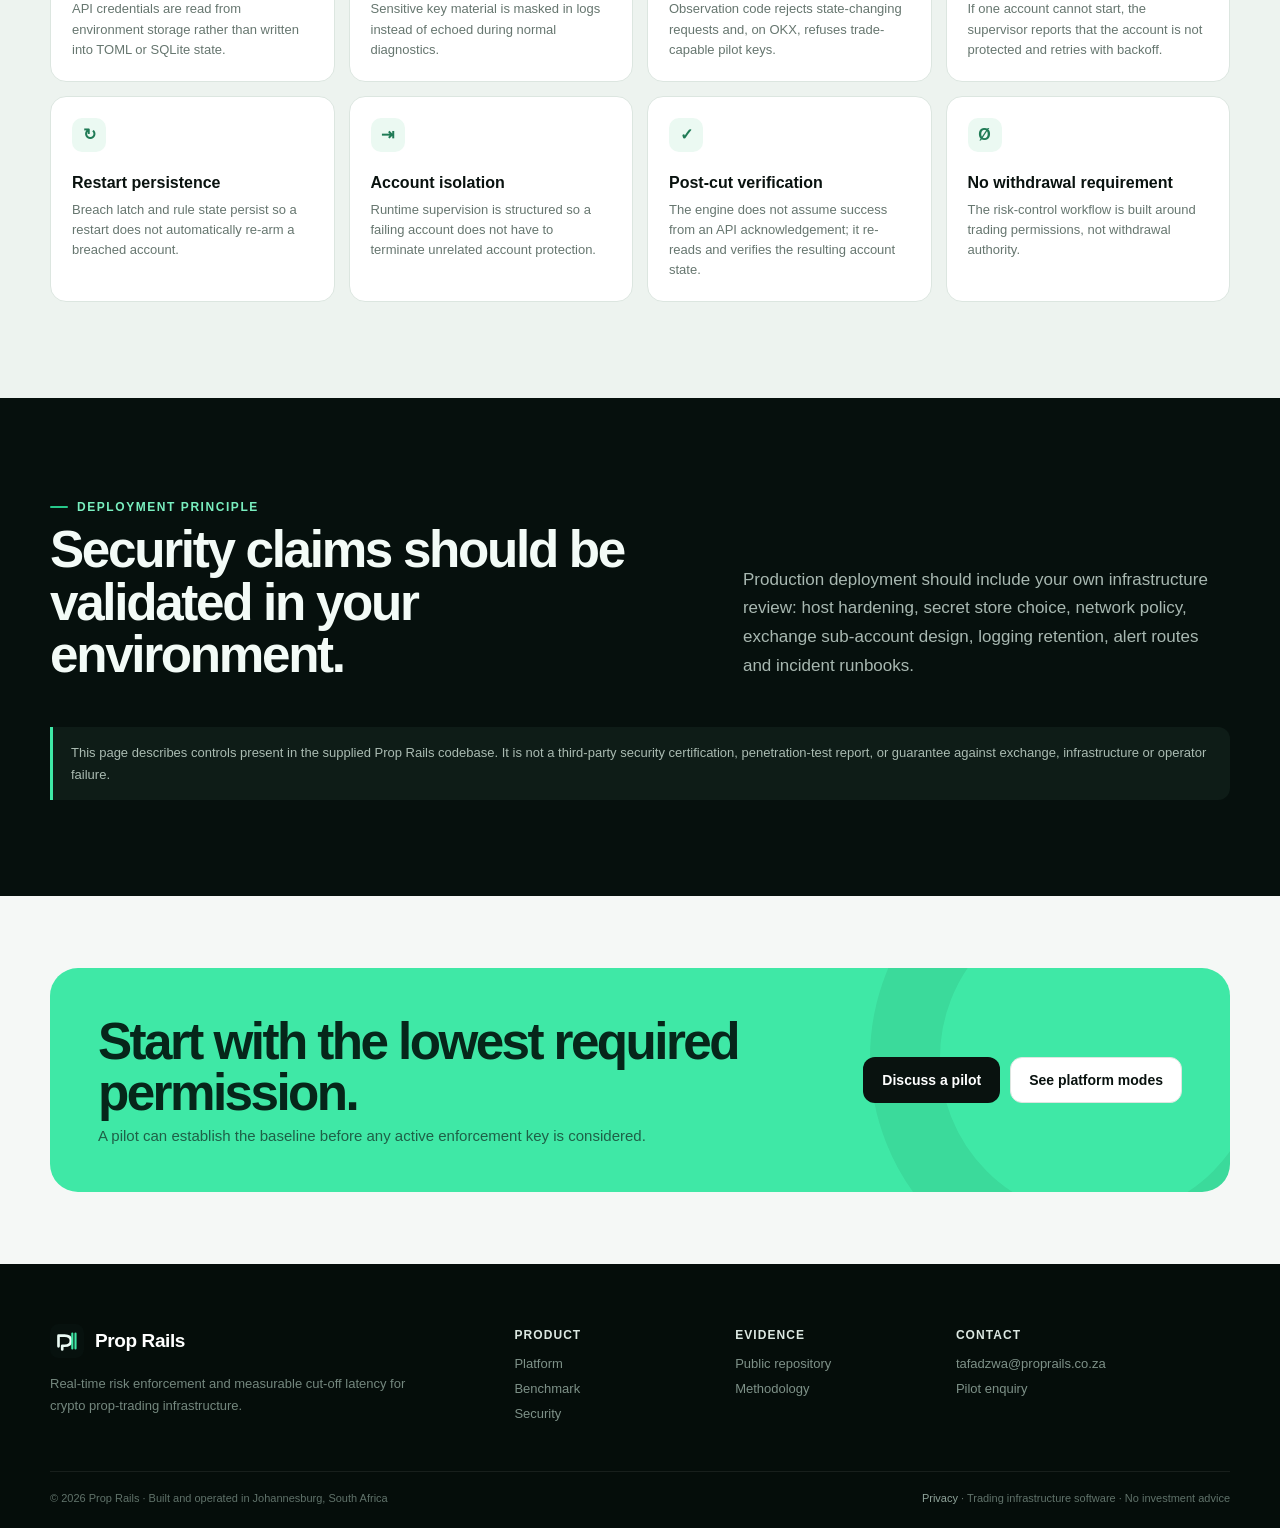
<file: security.html>
<!doctype html><html lang="en"><head><meta charset="utf-8"><meta name="viewport" content="width=device-width,initial-scale=1"><title>Security & Controls — Prop Rails</title><meta name="description" content="Prop Rails security model: API-key permission discipline, read-only pilot controls, secret handling, account isolation and fail-safe behaviour."><link rel="canonical" href="https://proprails.co.za/security.html"><meta property="og:type" content="website"><meta property="og:site_name" content="Prop Rails"><meta property="og:url" content="https://proprails.co.za/security.html"><meta property="og:title" content="Prop Rails security and permission model"><meta property="og:description" content="Minimum permissions, a read-only pilot boundary enforced in code, secret handling, account isolation and fail-loud behaviour when protection is unavailable."><meta property="og:image" content="https://proprails.co.za/assets/okx-benchmark.png"><meta property="og:image:width" content="1200"><meta property="og:image:height" content="675"><meta name="twitter:card" content="summary_large_image"><meta name="twitter:title" content="Prop Rails security and permission model"><meta name="twitter:description" content="Minimum permissions, read-only pilot boundary, secret handling, account isolation, fail-loud behaviour."><meta name="twitter:image" content="https://proprails.co.za/assets/okx-benchmark.png"><link rel="icon" href="assets/favicon.svg" type="image/svg+xml"><link rel="stylesheet" href="assets/styles.css"></head><body>
<header class="site-header"><div class="container nav"><a class="brand" href="index.html"><img src="assets/logo.svg" alt=""><span>Prop Rails</span></a><nav class="nav-links"><a href="index.html">Home</a><a href="platform.html">Platform</a><a href="benchmark.html">Benchmark</a><a class="active" href="security.html">Security</a><a href="contact.html">Contact</a></nav><div class="nav-actions"><a class="btn btn-ghost" href="https://github.com/tkariwo/prop-rails-okx-benchmark" target="_blank" rel="noopener">Public evidence</a><a class="btn btn-primary" href="contact.html">Run a pilot</a><button class="menu-btn" aria-label="Open menu">☰</button></div></div></header>
<main><section class="page-hero"><div class="container"><div class="breadcrumb">Controls / Security model</div><h1>Minimum permissions. Explicit operating boundaries.</h1><p>Risk enforcement requires privileged exchange access. Prop Rails is designed to keep those permissions narrow, separate observation from enforcement, and make protection failures visible.</p></div></section>
<section class="section"><div class="container"><div class="section-head reveal"><div><span class="eyebrow">Permission model</span><h2>Different modes ask for different authority.</h2></div><p>A read-only evaluation should not require the same key as an enforcement service. The product keeps those operational modes distinct.</p></div><table class="spec-table reveal"><thead><tr><th>Mode</th><th>Expected access</th><th>State-changing actions</th><th>Key principle</th></tr></thead><tbody><tr><td><strong>Pilot</strong></td><td>Read-only</td><td>None from the pilot clients</td><td>OKX pilot refuses a key with trade permission; the observation path is implemented without state-changing calls.</td></tr><tr><td><strong>Watch</strong></td><td>Read + Trade</td><td>Close positions, cancel orders, optional key lock where supported</td><td>No withdrawal permission is required for the enforcement workflow.</td></tr><tr><td><strong>Bench</strong></td><td>Read + Trade on dedicated demo account</td><td>Creates controlled exposure, then cuts it</td><td>Benchmark safety checks refuse unsafe account conditions and verify final state.</td></tr></tbody></table></div></section>
<section class="section soft"><div class="container"><div class="section-head reveal"><div><span class="eyebrow">Implementation controls</span><h2>Protect secrets and fail loudly when protection is unavailable.</h2></div><p>The current codebase keeps credentials outside configuration and database files, masks keys in logs, and isolates account startup failure so one account does not silently disable all protection.</p></div><div class="feature-grid"><article class="feature"><i>K</i><h4>Secrets outside configs</h4><p>API credentials are read from environment storage rather than written into TOML or SQLite state.</p></article><article class="feature"><i>***</i><h4>Log masking</h4><p>Sensitive key material is masked in logs instead of echoed during normal diagnostics.</p></article><article class="feature"><i>RO</i><h4>Read-only pilot boundary</h4><p>Observation code rejects state-changing requests and, on OKX, refuses trade-capable pilot keys.</p></article><article class="feature"><i>!</i><h4>Protection failure visibility</h4><p>If one account cannot start, the supervisor reports that the account is not protected and retries with backoff.</p></article><article class="feature"><i>↻</i><h4>Restart persistence</h4><p>Breach latch and rule state persist so a restart does not automatically re-arm a breached account.</p></article><article class="feature"><i>⇥</i><h4>Account isolation</h4><p>Runtime supervision is structured so a failing account does not have to terminate unrelated account protection.</p></article><article class="feature"><i>✓</i><h4>Post-cut verification</h4><p>The engine does not assume success from an API acknowledgement; it re-reads and verifies the resulting account state.</p></article><article class="feature"><i>Ø</i><h4>No withdrawal requirement</h4><p>The risk-control workflow is built around trading permissions, not withdrawal authority.</p></article></div></div></section>
<section class="section dark"><div class="container"><div class="section-head reveal"><div><span class="eyebrow" style="color:#79efbf">Deployment principle</span><h2>Security claims should be validated in your environment.</h2></div><p>Production deployment should include your own infrastructure review: host hardening, secret store choice, network policy, exchange sub-account design, logging retention, alert routes and incident runbooks.</p></div><div class="disclaimer" style="background:#0e1c17;border-left-color:#3fe8a6;color:#aabbb2">This page describes controls present in the supplied Prop Rails codebase. It is not a third-party security certification, penetration-test report, or guarantee against exchange, infrastructure or operator failure.</div></div></section>
<section class="section compact"><div class="container cta reveal"><div><h2>Start with the lowest required permission.</h2><p>A pilot can establish the baseline before any active enforcement key is considered.</p></div><div class="actions"><a class="btn btn-dark" href="contact.html">Discuss a pilot</a><a class="btn btn-light" href="platform.html">See platform modes</a></div></div></section></main>
<footer class="footer"><div class="container footer-grid"><div><a class="brand" href="index.html"><img src="assets/logo.svg" alt=""><span>Prop Rails</span></a><p>Real-time risk enforcement and measurable cut-off latency for crypto prop-trading infrastructure.</p></div><div><h4>Product</h4><div class="footer-links"><a href="platform.html">Platform</a><a href="benchmark.html">Benchmark</a><a href="security.html">Security</a></div></div><div><h4>Evidence</h4><div class="footer-links"><a href="https://github.com/tkariwo/prop-rails-okx-benchmark" target="_blank" rel="noopener">Public repository</a><a href="benchmark.html#methodology">Methodology</a></div></div><div><h4>Contact</h4><div class="footer-links"><a href="mailto:tafadzwa@proprails.co.za">tafadzwa@proprails.co.za</a><a href="contact.html">Pilot enquiry</a></div></div></div><div class="container footer-bottom"><span>© 2026 Prop Rails · Built and operated in Johannesburg, South Africa</span><span><a href="privacy.html">Privacy</a> · Trading infrastructure software · No investment advice</span></div></footer><script src="assets/app.js"></script></body></html>
</file>
<file: assets/styles.css>
:root {
  --ink: #09120f;
  --ink-2: #111c18;
  --night: #06100d;
  --night-2: #0a1713;
  --panel: #0f1d18;
  --panel-2: #13241e;
  --line: rgba(255,255,255,.10);
  --line-dark: rgba(9,18,15,.10);
  --text: #f3fbf7;
  --muted: #a8b8b1;
  --paper: #f5f8f6;
  --paper-2: #edf3ef;
  --paper-3: #ffffff;
  --green: #3fe8a6;
  --green-2: #27c88a;
  --mint: #bff7df;
  --amber: #f0c56b;
  --danger: #ff7777;
  --blue: #7fc7ff;
  --max: 1180px;
  --radius: 20px;
  --radius-sm: 14px;
  --shadow: 0 24px 80px rgba(3,18,13,.14);
  --font: Inter, ui-sans-serif, -apple-system, BlinkMacSystemFont, "Segoe UI", sans-serif;
}
* { box-sizing: border-box; }
html { scroll-behavior: smooth; }
body {
  margin: 0;
  font-family: var(--font);
  color: var(--ink);
  background: var(--paper);
  -webkit-font-smoothing: antialiased;
}
a { color: inherit; text-decoration: none; }
button, input, textarea, select { font: inherit; }
img { display:block; max-width:100%; }
.container { width:min(var(--max), calc(100% - 40px)); margin:0 auto; }
.eyebrow {
  display:inline-flex; align-items:center; gap:9px;
  font-size:12px; font-weight:800; letter-spacing:.13em; text-transform:uppercase;
  color:#27865f;
}
.eyebrow::before { content:""; width:18px; height:2px; background:var(--green-2); border-radius:99px; }
.kicker { color:var(--muted); font-size:15px; line-height:1.65; }
.section { padding:96px 0; }
.section.compact { padding:72px 0; }
.section.dark { background:var(--night); color:var(--text); }
.section.soft { background:var(--paper-2); }
.section-head { display:grid; grid-template-columns:1.02fr .78fr; gap:56px; align-items:end; margin-bottom:46px; }
.section-head h2, .section-title { margin:10px 0 0; font-size:clamp(36px, 4vw, 58px); line-height:1.02; letter-spacing:-.045em; }
.section-head p { margin:0; font-size:17px; line-height:1.7; color:#63716b; }
.section.dark .section-head p { color:var(--muted); }

/* Header */
.site-header {
  position:fixed; inset:0 0 auto 0; z-index:100;
  border-bottom:1px solid transparent;
  transition:background .25s ease, border-color .25s ease, backdrop-filter .25s ease;
}
.site-header.scrolled { background:rgba(6,16,13,.88); border-color:var(--line); backdrop-filter:blur(18px); }
.nav { height:78px; display:flex; align-items:center; justify-content:space-between; gap:28px; color:#eef8f3; }
.brand { display:flex; align-items:center; gap:11px; font-weight:900; letter-spacing:-.025em; }
.brand img { width:34px; height:34px; }
.brand span { font-size:19px; }
.nav-links { display:flex; align-items:center; gap:28px; margin-left:auto; }
.nav-links a { color:#bdcbc5; font-size:14px; font-weight:700; transition:color .2s ease; }
.nav-links a:hover, .nav-links a.active { color:#fff; }
.nav-actions { display:flex; gap:10px; align-items:center; }
.btn {
  display:inline-flex; align-items:center; justify-content:center; gap:9px;
  min-height:46px; padding:0 18px; border-radius:12px; border:1px solid transparent;
  font-size:14px; font-weight:800; cursor:pointer; transition:.2s ease; white-space:nowrap;
}
.btn svg { width:16px; height:16px; }
.btn-primary { background:var(--green); color:#052118; box-shadow:0 10px 30px rgba(63,232,166,.16); }
.btn-primary:hover { background:#65efbb; transform:translateY(-1px); }
.btn-ghost { color:#eaf4ef; border-color:rgba(255,255,255,.15); background:rgba(255,255,255,.03); }
.btn-ghost:hover { background:rgba(255,255,255,.07); }
.btn-dark { background:var(--ink); color:white; }
.btn-dark:hover { background:#14241e; transform:translateY(-1px); }
.btn-light { background:white; border-color:#dce6e0; color:var(--ink); }
.btn-light:hover { border-color:#c6d8cf; box-shadow:0 8px 26px rgba(9,18,15,.08); }
.menu-btn { display:none; width:44px; height:44px; border-radius:12px; background:rgba(255,255,255,.05); border:1px solid var(--line); color:white; }

/* Hero */
.hero {
  min-height:780px; color:var(--text); background:
    radial-gradient(900px 520px at 78% 22%, rgba(24,171,116,.16), transparent 62%),
    radial-gradient(700px 500px at 22% 10%, rgba(51,99,84,.2), transparent 68%),
    linear-gradient(180deg,#07110e 0%,#06100d 100%);
  position:relative; overflow:hidden; padding:154px 0 88px;
}
.hero::after {
  content:""; position:absolute; inset:0; pointer-events:none; opacity:.23;
  background-image:linear-gradient(rgba(255,255,255,.035) 1px,transparent 1px),linear-gradient(90deg,rgba(255,255,255,.035) 1px,transparent 1px);
  background-size:54px 54px; mask-image:linear-gradient(to bottom,black,transparent 86%);
}
.hero-grid { position:relative; z-index:1; display:grid; grid-template-columns:1.04fr .96fr; gap:70px; align-items:center; }
.hero-copy h1 { margin:18px 0 24px; font-size:clamp(54px,6.4vw,88px); line-height:.94; letter-spacing:-.063em; font-weight:830; max-width:780px; }
.hero-copy h1 .accent { color:var(--green); }
.hero-copy p { max-width:680px; margin:0 0 32px; color:#b5c5be; font-size:19px; line-height:1.68; }
.hero-actions { display:flex; flex-wrap:wrap; gap:12px; margin-bottom:34px; }
.hero-note { display:flex; gap:18px; align-items:center; color:#8fa49b; font-size:13px; }
.hero-note .dot { width:7px; height:7px; border-radius:99px; background:var(--green); box-shadow:0 0 0 5px rgba(63,232,166,.08); }
.hero-note strong { color:#cfe0d8; }

.hero-console { position:relative; }
.console-shell {
  background:linear-gradient(180deg,rgba(19,36,30,.98),rgba(9,23,18,.98));
  border:1px solid rgba(255,255,255,.10); border-radius:22px; overflow:hidden;
  box-shadow:0 40px 100px rgba(0,0,0,.42), inset 0 1px 0 rgba(255,255,255,.035);
}
.console-top { display:flex; align-items:center; justify-content:space-between; padding:14px 16px; border-bottom:1px solid var(--line); background:rgba(255,255,255,.02); }
.console-dots { display:flex; gap:6px; }
.console-dots i { width:7px; height:7px; border-radius:99px; background:#304239; }
.console-title { font-size:11px; letter-spacing:.08em; text-transform:uppercase; font-weight:800; color:#7f948b; }
.live-pill { display:inline-flex; align-items:center; gap:7px; border:1px solid rgba(63,232,166,.18); background:rgba(63,232,166,.08); color:#8df4ca; border-radius:99px; padding:6px 9px; font-size:10px; font-weight:900; letter-spacing:.05em; }
.live-pill::before { content:""; width:6px; height:6px; border-radius:99px; background:var(--green); box-shadow:0 0 10px var(--green); }
.console-body { padding:20px; }
.console-grid { display:grid; grid-template-columns:repeat(3,1fr); gap:10px; }
.mini-stat { padding:13px; border:1px solid var(--line); border-radius:13px; background:rgba(255,255,255,.025); }
.mini-stat span { display:block; color:#7e9389; font-size:10px; text-transform:uppercase; letter-spacing:.08em; margin-bottom:6px; }
.mini-stat strong { font-size:18px; color:#f5fff9; }
.chart-card { margin-top:14px; border:1px solid var(--line); border-radius:15px; overflow:hidden; background:#0a1713; }
.chart-head { padding:14px 15px 8px; display:flex; justify-content:space-between; gap:12px; align-items:flex-start; }
.chart-head small { display:block; color:#768a81; font-weight:700; margin-bottom:4px; }
.chart-head strong { font-size:19px; }
.rule-chip { border:1px solid rgba(255,119,119,.18); background:rgba(255,119,119,.075); color:#ff9d9d; padding:6px 9px; border-radius:99px; font-size:10px; font-weight:900; }
.chart { height:145px; position:relative; overflow:hidden; }
.chart svg { width:100%; height:100%; }
.console-events { margin-top:14px; display:grid; gap:7px; }
.event { display:grid; grid-template-columns:56px 1fr auto; gap:9px; align-items:center; border:1px solid rgba(255,255,255,.06); border-radius:11px; padding:9px 10px; background:rgba(255,255,255,.018); font-size:11px; }
.event time { color:#71857c; }
.event strong { color:#dfece6; font-weight:750; }
.event em { font-style:normal; color:#81eec3; font-weight:800; }
.event.warn em { color:#ffaeae; }
.hero-float { position:absolute; right:-28px; bottom:-25px; min-width:220px; padding:16px 17px; border-radius:16px; background:#f7fff9; color:var(--ink); box-shadow:0 20px 55px rgba(0,0,0,.28); border:1px solid rgba(7,17,14,.08); }
.hero-float small { display:block; color:#74827c; font-size:10px; text-transform:uppercase; letter-spacing:.09em; font-weight:800; }
.hero-float strong { display:block; font-size:26px; letter-spacing:-.045em; margin:4px 0; }
.hero-float span { color:#4a5c54; font-size:11px; }

/* Logos / strip */
.trust-strip { background:#0a1713; color:white; border-top:1px solid var(--line); border-bottom:1px solid var(--line); }
.trust-inner { display:grid; grid-template-columns:1fr repeat(4,auto); gap:26px; align-items:center; min-height:86px; }
.trust-inner > span { color:#7f948b; font-size:11px; font-weight:800; text-transform:uppercase; letter-spacing:.1em; }
.trust-mark { display:flex; align-items:center; gap:9px; color:#dce9e3; font-weight:800; font-size:13px; }
.trust-mark i { width:8px; height:8px; border-radius:2px; background:#49655a; }
.trust-mark.active i { background:var(--green); }

/* Cards */
.proof-grid { display:grid; grid-template-columns:1.15fr .85fr; gap:22px; }
.proof-main { border-radius:var(--radius); background:var(--ink); color:white; padding:34px; box-shadow:var(--shadow); overflow:hidden; position:relative; }
.proof-main::after { content:""; position:absolute; width:300px; height:300px; right:-140px; top:-130px; border-radius:50%; border:70px solid rgba(63,232,166,.055); }
.proof-number { font-size:clamp(70px,8vw,118px); line-height:.9; letter-spacing:-.07em; font-weight:860; color:var(--green); }
.proof-unit { color:#b5c6be; margin:10px 0 26px; font-size:16px; }
.proof-main h3 { font-size:24px; margin:0 0 10px; letter-spacing:-.03em; }
.proof-main p { max-width:620px; color:#9fb2a9; line-height:1.65; margin:0; }
.proof-side { display:grid; grid-template-columns:1fr 1fr; gap:14px; }
.proof-card { background:white; border:1px solid #dce6e0; border-radius:var(--radius); padding:26px; min-height:180px; }
.proof-card strong { display:block; font-size:38px; letter-spacing:-.055em; margin-bottom:8px; }
.proof-card span { color:#5c6b64; font-size:13px; line-height:1.55; }
.proof-foot { margin-top:20px; font-size:12px; color:#73827b; line-height:1.6; }
.proof-foot a { font-weight:800; color:#276c51; text-decoration:underline; text-underline-offset:3px; }

.mode-grid { display:grid; grid-template-columns:repeat(3,1fr); gap:18px; }
.mode-card { border:1px solid #dbe6e0; background:white; border-radius:var(--radius); padding:28px; position:relative; overflow:hidden; transition:.25s ease; min-height:330px; }
.mode-card:hover { transform:translateY(-4px); box-shadow:var(--shadow); border-color:#cbdad2; }
.mode-card .num { width:42px; height:42px; border-radius:12px; display:grid; place-items:center; background:#e6f8ef; color:#176843; font-weight:900; font-size:12px; }
.mode-card h3 { font-size:26px; letter-spacing:-.035em; margin:25px 0 10px; }
.mode-card p { color:#607068; line-height:1.65; margin:0; }
.mode-card ul { list-style:none; padding:0; margin:22px 0 0; display:grid; gap:10px; }
.mode-card li { font-size:13px; color:#42534b; display:flex; gap:9px; align-items:flex-start; }
.mode-card li::before { content:""; width:6px; height:6px; flex:0 0 6px; border-radius:50%; margin-top:6px; background:var(--green-2); }
.mode-card.featured { background:var(--ink); border-color:var(--ink); color:white; }
.mode-card.featured p, .mode-card.featured li { color:#a9bbb2; }
.mode-card.featured .num { background:rgba(63,232,166,.12); color:var(--green); }

.architecture { display:grid; grid-template-columns:.78fr 1.22fr; gap:70px; align-items:center; }
.architecture-copy h2 { font-size:clamp(38px,4vw,60px); line-height:1; letter-spacing:-.045em; margin:10px 0 22px; }
.architecture-copy p { color:#a7b8b0; line-height:1.75; font-size:16px; }
.architecture-list { display:grid; gap:17px; margin-top:28px; }
.architecture-item { display:grid; grid-template-columns:36px 1fr; gap:13px; }
.architecture-item i { width:36px; height:36px; border-radius:11px; background:rgba(63,232,166,.09); border:1px solid rgba(63,232,166,.13); color:var(--green); display:grid; place-items:center; font-style:normal; font-weight:900; font-size:12px; }
.architecture-item strong { display:block; font-size:15px; margin-bottom:4px; }
.architecture-item span { color:#8fa39a; font-size:13px; line-height:1.55; }
.arch-diagram { border:1px solid var(--line); border-radius:var(--radius); background:linear-gradient(180deg,#0e1c17,#091510); padding:25px; position:relative; box-shadow:0 32px 80px rgba(0,0,0,.2); }
.arch-row { display:grid; grid-template-columns:1fr 42px 1fr; align-items:center; gap:12px; margin-bottom:14px; }
.arch-box { border:1px solid rgba(255,255,255,.09); border-radius:14px; background:rgba(255,255,255,.025); padding:15px; min-height:74px; }
.arch-box small { color:#70877c; display:block; font-size:10px; text-transform:uppercase; letter-spacing:.1em; font-weight:800; margin-bottom:7px; }
.arch-box strong { font-size:14px; color:#ecf7f2; }
.arch-arrow { color:#4a6c5d; text-align:center; font-weight:900; }
.arch-core { margin:18px 0; padding:22px; border-radius:16px; border:1px solid rgba(63,232,166,.22); background:rgba(63,232,166,.065); }
.arch-core small { display:block; color:#7ab89e; font-size:10px; font-weight:800; text-transform:uppercase; letter-spacing:.1em; }
.arch-core strong { display:block; color:#eafff6; font-size:18px; margin:6px 0; }
.arch-core p { color:#9cb2a8; font-size:12px; line-height:1.55; margin:0; }

.feature-grid { display:grid; grid-template-columns:repeat(4,1fr); gap:14px; }
.feature { background:white; border:1px solid #dce6e0; border-radius:16px; padding:21px; min-height:170px; }
.feature i { display:grid; place-items:center; width:34px; height:34px; border-radius:10px; background:#ebf9f2; color:#207b56; font-style:normal; font-weight:900; margin-bottom:22px; }
.feature h4 { margin:0 0 8px; font-size:16px; }
.feature p { margin:0; color:#66766f; font-size:13px; line-height:1.55; }

.pilot-panel { display:grid; grid-template-columns:1fr 1fr; border:1px solid #d6e1db; border-radius:24px; overflow:hidden; background:white; box-shadow:var(--shadow); }
.pilot-copy { padding:44px; }
.pilot-copy h2 { font-size:clamp(36px,4vw,56px); line-height:1.02; letter-spacing:-.045em; margin:11px 0 18px; }
.pilot-copy p { color:#5e6f67; line-height:1.7; font-size:16px; }
.pilot-list { display:grid; gap:12px; margin:25px 0 30px; }
.pilot-list div { display:flex; gap:10px; align-items:flex-start; font-size:14px; color:#405149; }
.pilot-list div::before { content:"✓"; font-weight:900; color:#178153; }
.pilot-terminal { background:#08130f; color:white; padding:34px; display:flex; flex-direction:column; justify-content:center; min-height:440px; }
.term-bar { display:flex; justify-content:space-between; font-size:10px; color:#6f857b; padding-bottom:15px; border-bottom:1px solid var(--line); text-transform:uppercase; letter-spacing:.09em; font-weight:800; }
.term-lines { margin-top:18px; display:grid; gap:12px; font-family:"SFMono-Regular",Consolas,"Liberation Mono",monospace; font-size:12px; }
.term-lines div { color:#7f978c; }
.term-lines b { color:#dcece4; font-weight:500; }
.term-lines .ok { color:#65e8b3; }
.term-lines .dim { color:#50655c; }

.cta { background:var(--green); border-radius:28px; padding:48px; display:grid; grid-template-columns:1fr auto; align-items:center; gap:30px; overflow:hidden; position:relative; }
.cta::after { content:""; position:absolute; width:320px; height:320px; border:70px solid rgba(4,34,23,.07); border-radius:50%; right:-100px; top:-140px; }
.cta h2 { position:relative; z-index:1; margin:0 0 9px; font-size:clamp(34px,4vw,52px); letter-spacing:-.05em; line-height:1; color:#06261a; }
.cta p { position:relative; z-index:1; margin:0; color:#1e6047; font-size:15px; }
.cta .actions { position:relative; z-index:1; display:flex; gap:10px; }

/* Inner pages */
.page-hero { padding:158px 0 76px; background:var(--night); color:white; position:relative; overflow:hidden; }
.page-hero::after { content:""; position:absolute; width:650px; height:650px; right:-250px; top:-320px; background:radial-gradient(circle,rgba(63,232,166,.18),transparent 64%); }
.page-hero .container { position:relative; z-index:1; }
.page-hero h1 { max-width:900px; margin:14px 0 20px; font-size:clamp(54px,6vw,84px); letter-spacing:-.06em; line-height:.96; }
.page-hero p { max-width:780px; color:#aebfb6; font-size:18px; line-height:1.7; margin:0; }
.breadcrumb { color:#71877c; font-size:12px; font-weight:800; text-transform:uppercase; letter-spacing:.1em; }
.benchmark-wrap { display:grid; grid-template-columns:.76fr 1.24fr; gap:22px; align-items:start; }
.metric-stack { display:grid; gap:12px; }
.metric-lg { background:var(--ink); color:white; border-radius:20px; padding:28px; }
.metric-lg strong { display:block; color:var(--green); font-size:62px; letter-spacing:-.065em; line-height:.95; }
.metric-lg span { display:block; color:#a7bab0; line-height:1.55; margin-top:10px; }
.metric-sm-grid { display:grid; grid-template-columns:1fr 1fr; gap:12px; }
.metric-sm { background:white; border:1px solid #dce6e0; border-radius:16px; padding:19px; }
.metric-sm strong { display:block; font-size:30px; letter-spacing:-.05em; }
.metric-sm span { color:#66766e; font-size:12px; line-height:1.5; }
.figure-card { border:1px solid #d9e4de; border-radius:22px; background:white; padding:18px; box-shadow:var(--shadow); }
.figure-card img { border-radius:14px; border:1px solid #edf1ef; }
.figure-card p { margin:12px 4px 0; color:#687870; font-size:12px; line-height:1.55; }
.disclaimer { border-left:3px solid #92a59c; padding:15px 18px; background:#eff4f1; border-radius:0 12px 12px 0; color:#56675f; font-size:13px; line-height:1.65; }
.spec-table { width:100%; border-collapse:collapse; background:white; border:1px solid #dce6e0; border-radius:16px; overflow:hidden; }
.spec-table th, .spec-table td { padding:15px 16px; border-bottom:1px solid #e4ebe7; text-align:left; font-size:13px; vertical-align:top; }
.spec-table th { color:#62736b; font-weight:800; background:#f7faf8; }
.spec-table tr:last-child td { border-bottom:0; }
.step-grid { display:grid; grid-template-columns:repeat(4,1fr); gap:12px; counter-reset:step; }
.step { background:white; border:1px solid #dce6e0; border-radius:16px; padding:22px; counter-increment:step; }
.step::before { content:"0" counter(step); display:block; color:#259066; font-size:11px; font-weight:900; letter-spacing:.08em; margin-bottom:18px; }
.step h3 { margin:0 0 7px; font-size:17px; }
.step p { margin:0; color:#64756c; font-size:13px; line-height:1.55; }

/* Contact */
.contact-grid { display:grid; grid-template-columns:.8fr 1.2fr; gap:46px; align-items:start; }
.contact-copy h2 { font-size:48px; letter-spacing:-.045em; margin:10px 0 18px; line-height:1.02; }
.contact-copy p { color:#62736b; line-height:1.7; }
.contact-points { margin-top:26px; display:grid; gap:16px; }
.contact-points strong { display:block; font-size:13px; margin-bottom:3px; }
.contact-points span, .contact-points a { color:#61726a; font-size:13px; }
.form-card { background:white; border:1px solid #d8e3dd; border-radius:22px; padding:28px; box-shadow:var(--shadow); }
.form-grid { display:grid; grid-template-columns:1fr 1fr; gap:14px; }
.field { display:grid; gap:7px; }
.field.full { grid-column:1/-1; }
.field label { font-size:12px; font-weight:800; color:#45564e; }
.field input, .field textarea, .field select { width:100%; border:1px solid #d6e2dc; background:#fbfdfc; color:var(--ink); border-radius:11px; padding:12px 13px; outline:none; transition:.2s ease; }
.field textarea { min-height:130px; resize:vertical; }
.field input:focus, .field textarea:focus, .field select:focus { border-color:#71cda7; box-shadow:0 0 0 4px rgba(63,232,166,.09); }
.form-help { font-size:11px; color:#7b8b83; margin-top:12px; line-height:1.5; }
.form-status { display:none; margin-top:12px; padding:11px 12px; background:#edf9f3; color:#1d6b4b; border-radius:10px; font-size:12px; }

/* Footer */
.footer { background:#050d0a; color:white; padding:60px 0 24px; }
.footer-grid { display:grid; grid-template-columns:1.4fr .6fr .6fr .9fr; gap:38px; padding-bottom:42px; }
.footer .brand { margin-bottom:15px; }
.footer p { color:#74877e; font-size:13px; line-height:1.65; max-width:360px; }
.footer h4 { color:#dce8e2; margin:4px 0 14px; font-size:12px; text-transform:uppercase; letter-spacing:.09em; }
.footer-links { display:grid; gap:10px; }
.footer-links a { color:#7e9188; font-size:13px; }
.footer-links a:hover { color:white; }
.footer-bottom { border-top:1px solid rgba(255,255,255,.075); padding-top:20px; display:flex; justify-content:space-between; gap:20px; color:#60726a; font-size:11px; }

.reveal { opacity:0; transform:translateY(18px); transition:opacity .6s ease, transform .6s ease; }
.reveal.visible { opacity:1; transform:none; }

@media (max-width: 980px) {
  .nav-links, .nav-actions .btn-ghost { display:none; }
  .menu-btn { display:inline-grid; place-items:center; }
  .nav.mobile-open .nav-links { display:flex; position:absolute; top:68px; left:20px; right:20px; padding:18px; border:1px solid var(--line); border-radius:16px; background:#0b1813; flex-direction:column; align-items:stretch; gap:8px; box-shadow:0 20px 50px rgba(0,0,0,.35); }
  .nav.mobile-open .nav-links a { padding:10px 8px; }
  .hero { padding-top:130px; }
  .hero-grid, .section-head, .architecture, .pilot-panel, .benchmark-wrap, .contact-grid { grid-template-columns:1fr; }
  .hero-copy h1 { max-width:820px; }
  .hero-console { max-width:720px; }
  .trust-inner { grid-template-columns:1fr 1fr; padding:20px 0; }
  .trust-inner > span { grid-column:1/-1; }
  .proof-grid { grid-template-columns:1fr; }
  .mode-grid { grid-template-columns:1fr 1fr; }
  .feature-grid { grid-template-columns:1fr 1fr; }
  .step-grid { grid-template-columns:1fr 1fr; }
  .footer-grid { grid-template-columns:1.2fr 1fr 1fr; }
  .footer-grid > :last-child { grid-column:1/-1; }
  .cta { grid-template-columns:1fr; }
}
@media (max-width: 640px) {
  .container { width:min(var(--max), calc(100% - 28px)); }
  .section { padding:72px 0; }
  .hero { min-height:auto; padding:118px 0 72px; }
  .hero-copy h1 { font-size:49px; }
  .hero-copy p { font-size:17px; }
  .hero-actions { flex-direction:column; align-items:stretch; }
  .hero-float { position:static; margin-top:12px; }
  .console-grid { grid-template-columns:1fr 1fr; }
  .console-grid .mini-stat:last-child { grid-column:1/-1; }
  .event { grid-template-columns:52px 1fr; }
  .event em { display:none; }
  .trust-inner { grid-template-columns:1fr; }
  .trust-inner > span { grid-column:auto; }
  .proof-side, .mode-grid, .feature-grid, .step-grid, .metric-sm-grid, .form-grid { grid-template-columns:1fr; }
  .mode-card { min-height:auto; }
  .pilot-copy, .pilot-terminal { padding:28px; }
  .cta { padding:32px 24px; border-radius:22px; }
  .cta .actions { flex-direction:column; align-items:stretch; }
  .footer-grid { grid-template-columns:1fr 1fr; }
  .footer-grid > :first-child, .footer-grid > :last-child { grid-column:1/-1; }
  .footer-bottom { flex-direction:column; }
  .page-hero { padding-top:128px; }
  .page-hero h1 { font-size:50px; }
}


/* --- illustrative mock-up labelling --- */
.live-pill.mock { border-color:rgba(255,255,255,.16); background:rgba(255,255,255,.05); color:#9fb0a8; }
.live-pill.mock::before { background:#9fb0a8; box-shadow:none; }
.console-caption { margin:14px 4px 0; padding-right:300px; font-size:11px; line-height:1.65; color:#8fa39a; }
.console-caption a { color:#79efbf; text-underline-offset:3px; }

/* --- author / who builds this --- */
.author-card { display:flex; gap:22px; align-items:flex-start; background:white; border:1px solid #dce6e0; border-radius:var(--radius); padding:30px; }
.author-mark { flex:0 0 auto; width:56px; height:56px; border-radius:16px; background:#07110e; color:#79efbf; display:grid; place-items:center; font-weight:900; font-size:17px; letter-spacing:-.02em; }
.author-card h3 { font-size:20px; letter-spacing:-.03em; margin-bottom:8px; }
.author-card p { color:#5c6b64; font-size:14px; line-height:1.75; margin-bottom:14px; }
.author-links { display:flex; flex-wrap:wrap; gap:18px; font-size:13px; font-weight:700; }
.author-links a { color:#0b7a55; text-underline-offset:3px; }

/* --- inline code --- */
code { font-family:ui-monospace,SFMono-Regular,Menlo,Consolas,monospace; font-size:.92em; background:rgba(7,17,14,.06); border-radius:5px; padding:1px 5px; }

/* --- legal / privacy --- */
.legal-prose { max-width:760px; }
.legal-prose h2 { font-size:22px; letter-spacing:-.03em; margin:32px 0 10px; }
.legal-prose h2:first-child { margin-top:0; }
.legal-prose p, .legal-prose li { color:#4d5c55; font-size:15px; line-height:1.8; }
.legal-prose ul { margin:10px 0 0 20px; }
.legal-prose li { margin-bottom:8px; }

@media (max-width:760px) {
  .author-card { flex-direction:column; padding:24px; }
  .console-caption { padding-right:0; }
}

.footer-bottom a { color:#8fa39a; text-underline-offset:3px; }
.footer-bottom a:hover { color:#79efbf; }

/* --- contact form fallback when the visitor has no mailto handler --- */
.mail-fallback { margin-top:16px; padding:16px; border:1px solid #dce6e0; border-radius:14px; background:#f7faf8; }
.mail-fallback[hidden] { display:none; }
.mail-fallback textarea { width:100%; resize:vertical; font-family:ui-monospace,SFMono-Regular,Menlo,Consolas,monospace; font-size:12px; line-height:1.6; color:#33403a; background:white; border:1px solid #dce6e0; border-radius:10px; padding:12px; }
.mail-fallback-actions { display:flex; flex-wrap:wrap; gap:10px; align-items:center; margin-top:12px; }
.btn-ghost-dark { border:1px solid #cfdbd5; color:#0b7a55; background:transparent; }
</file>
